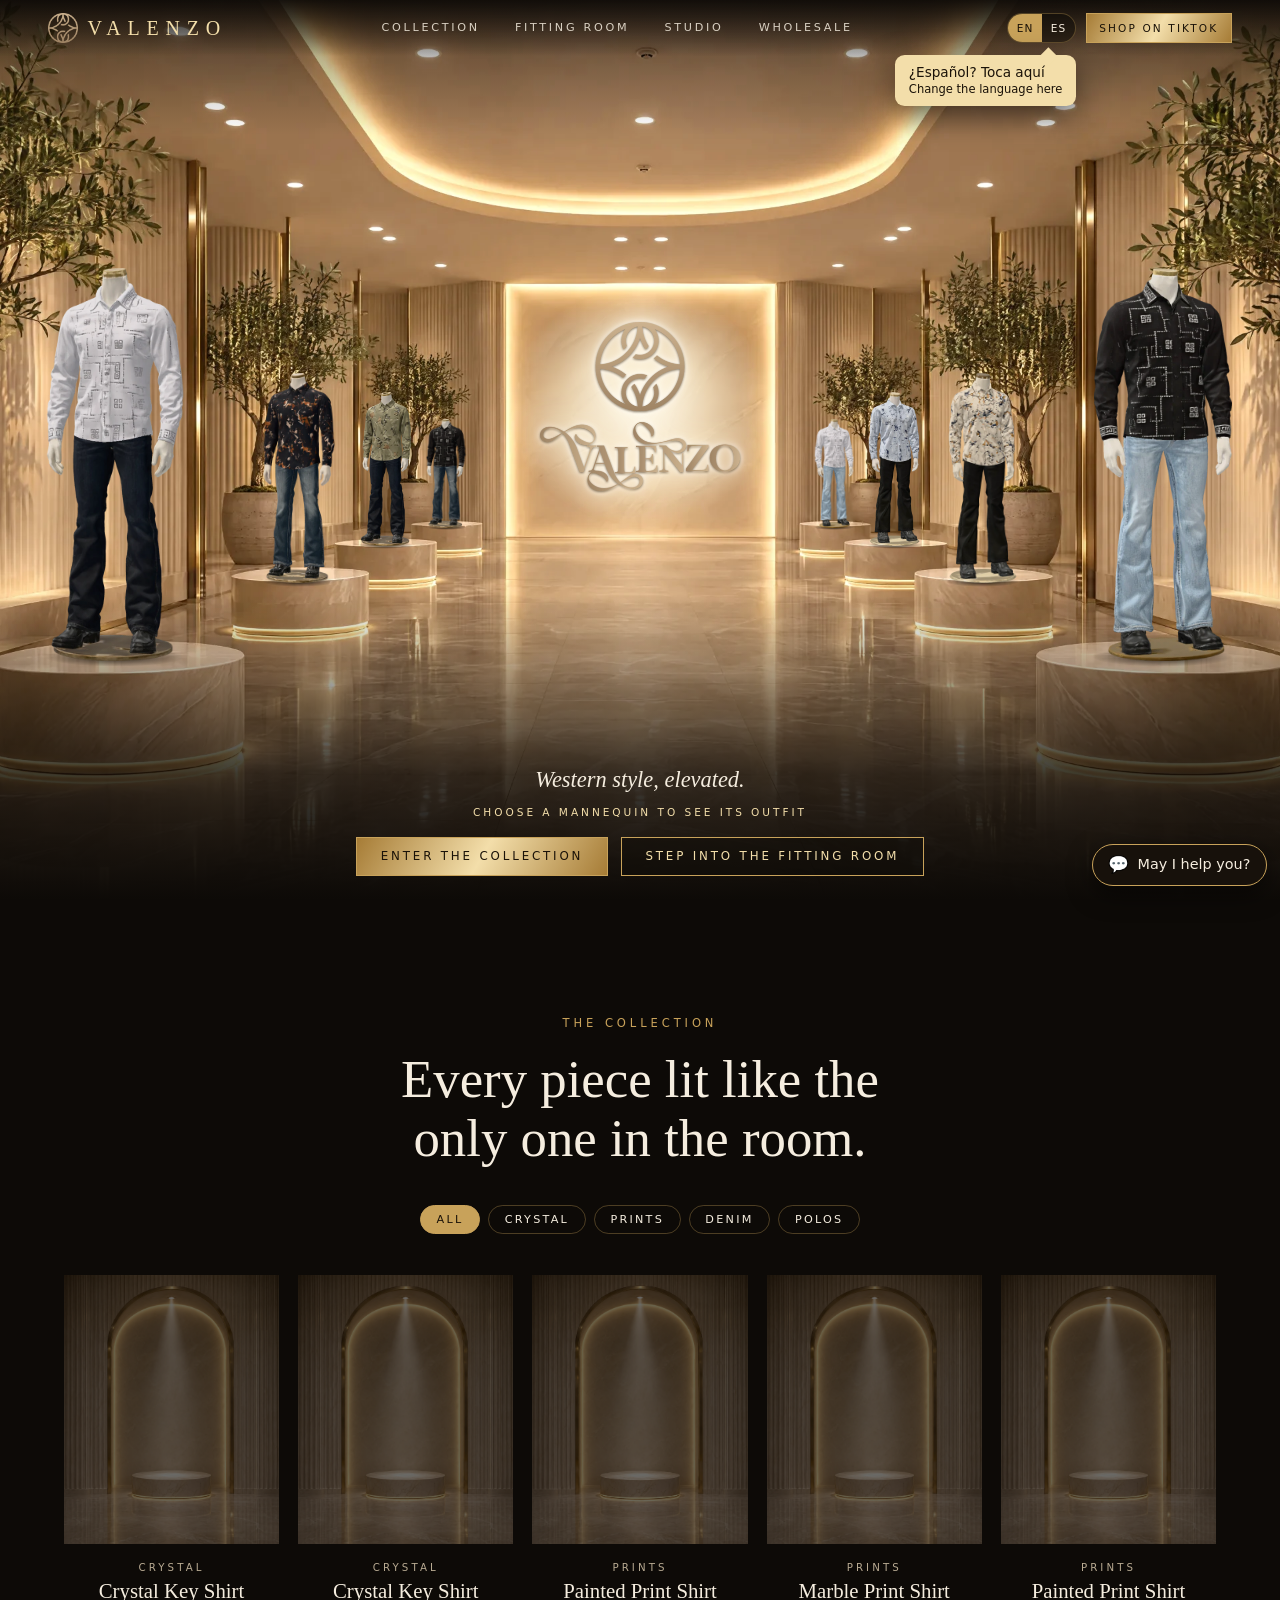
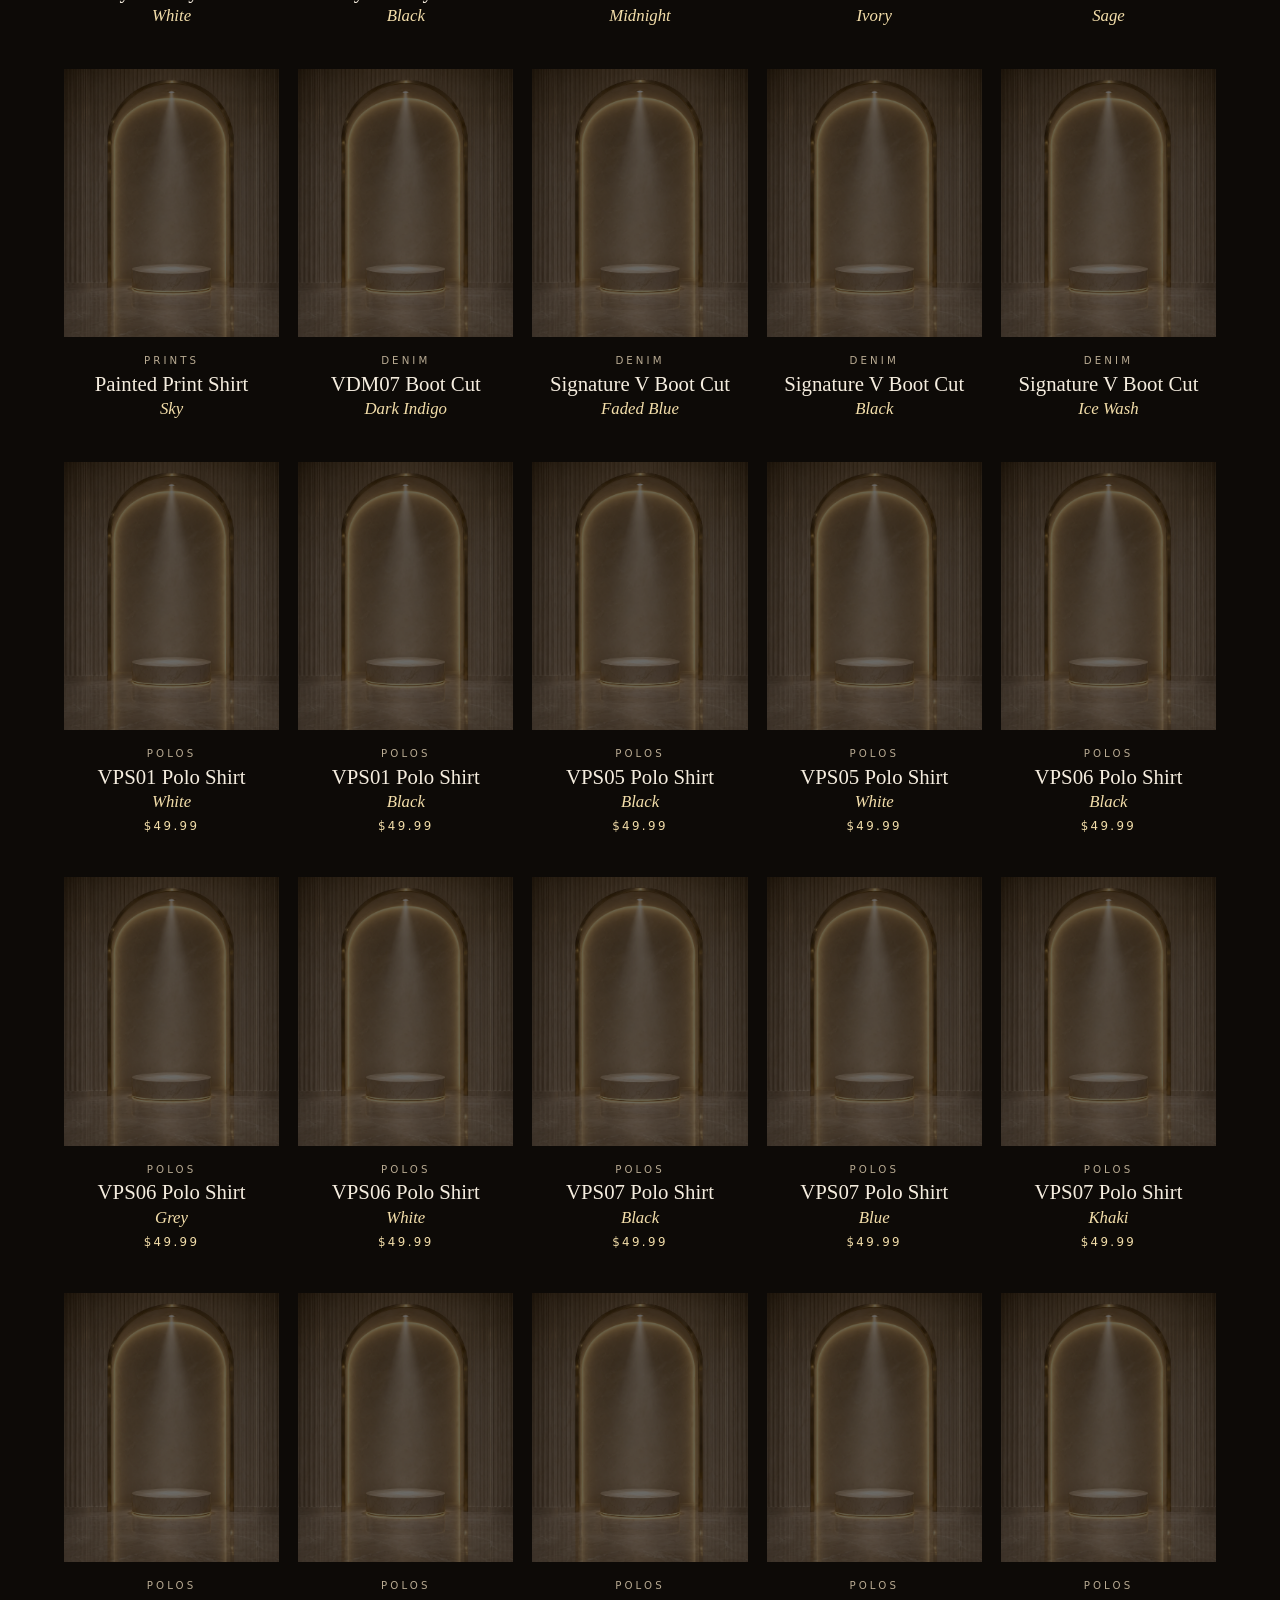
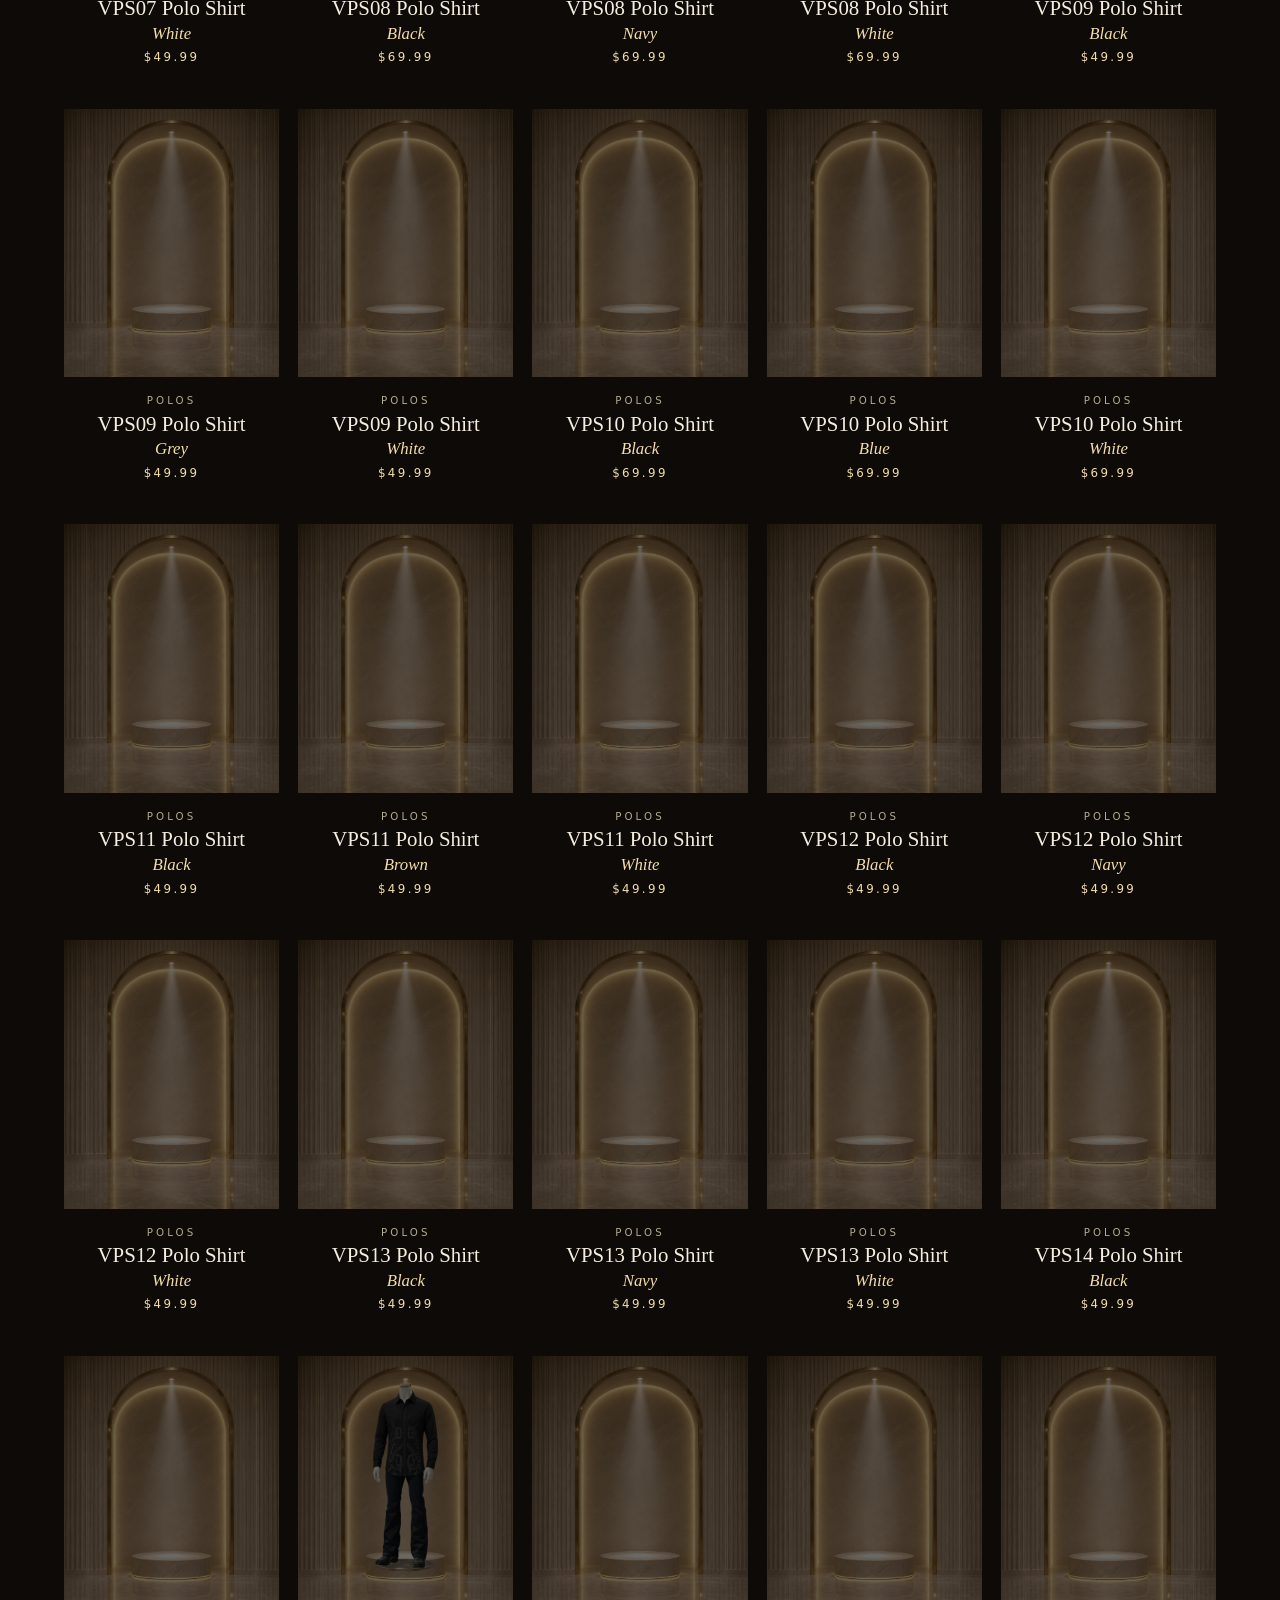
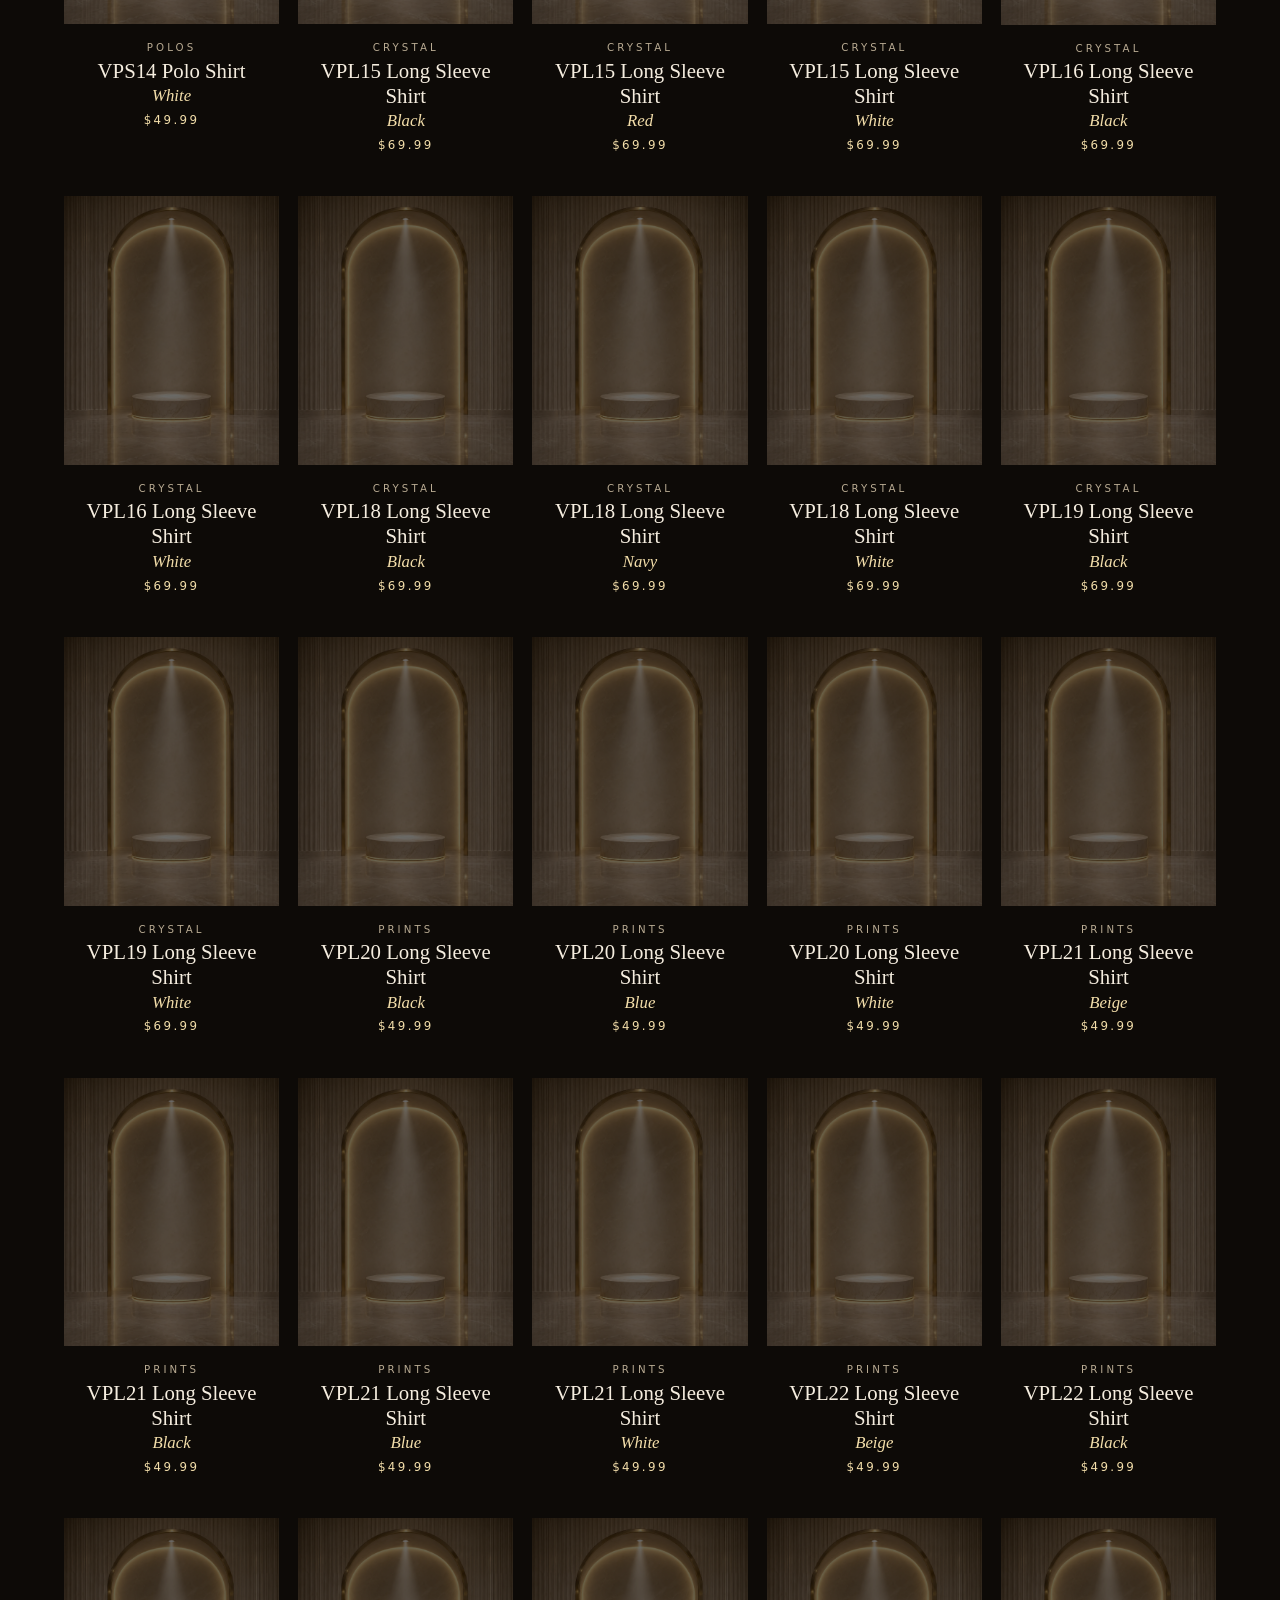
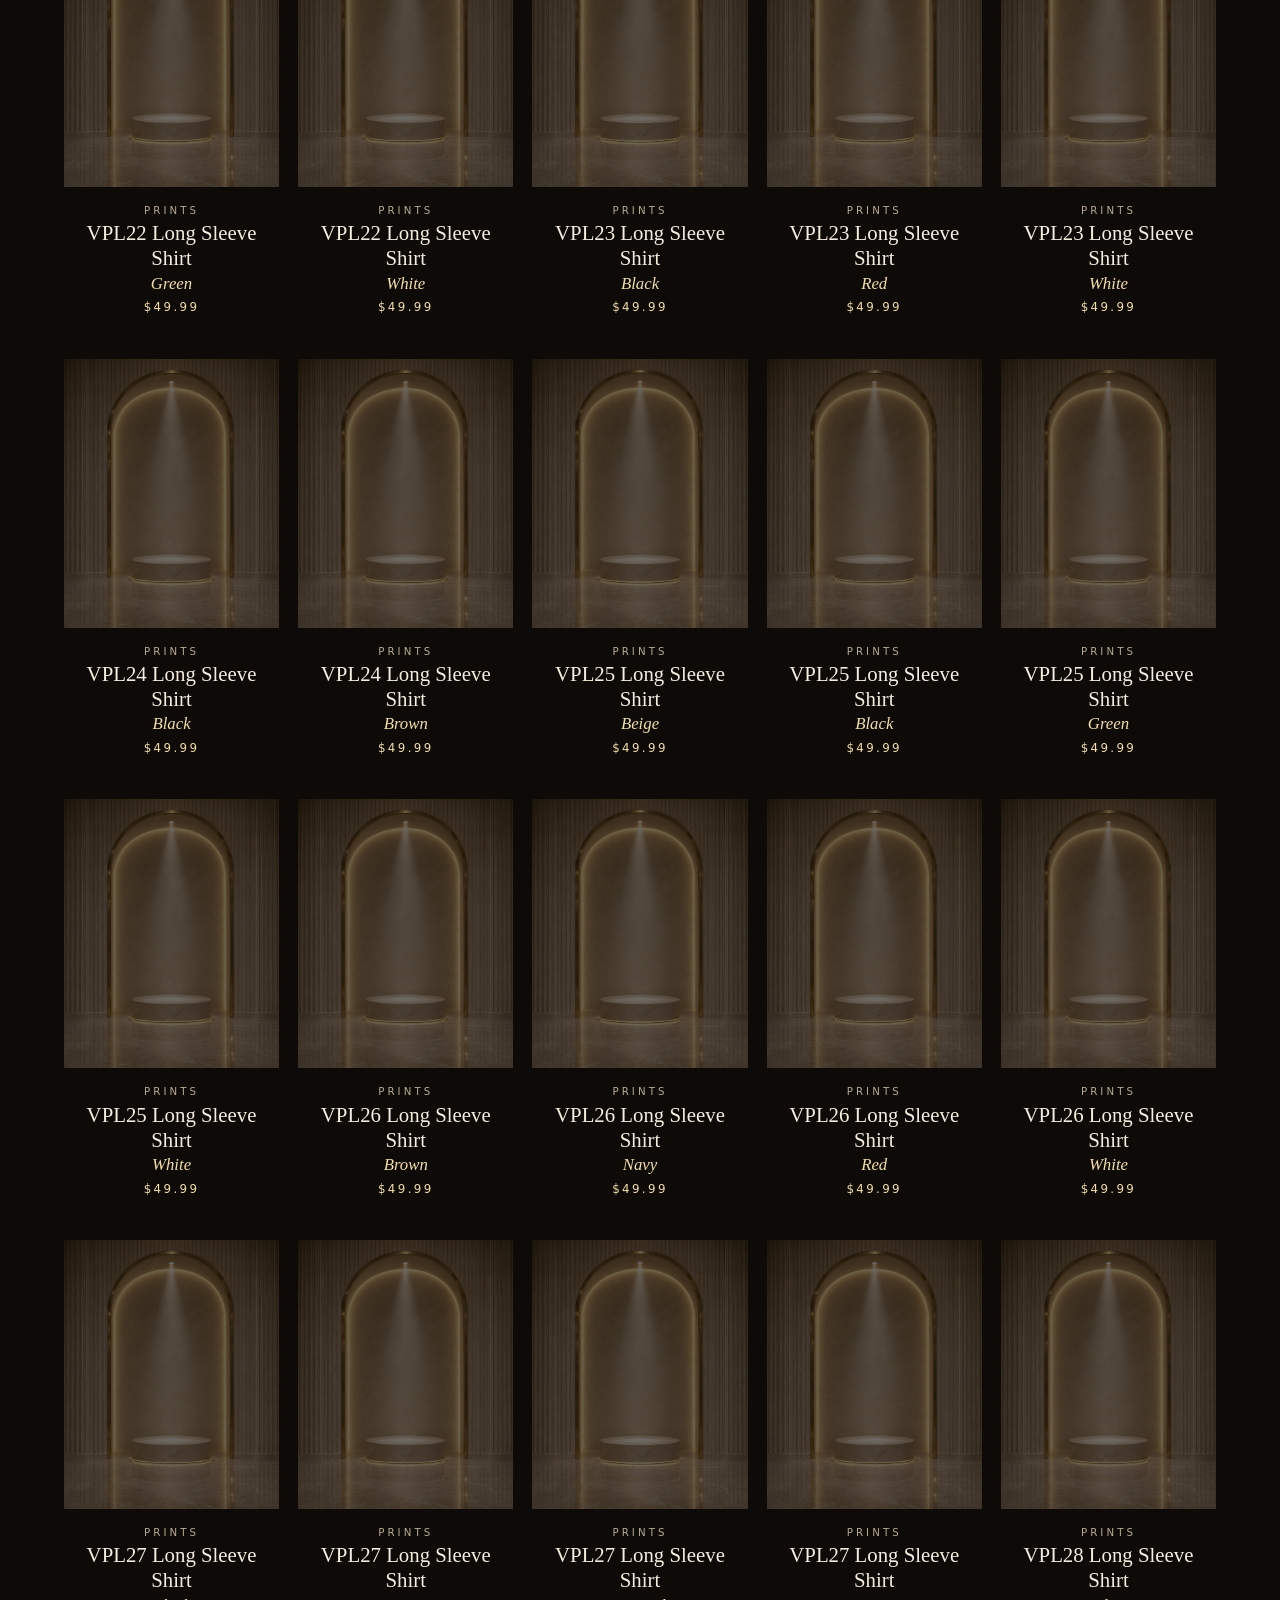
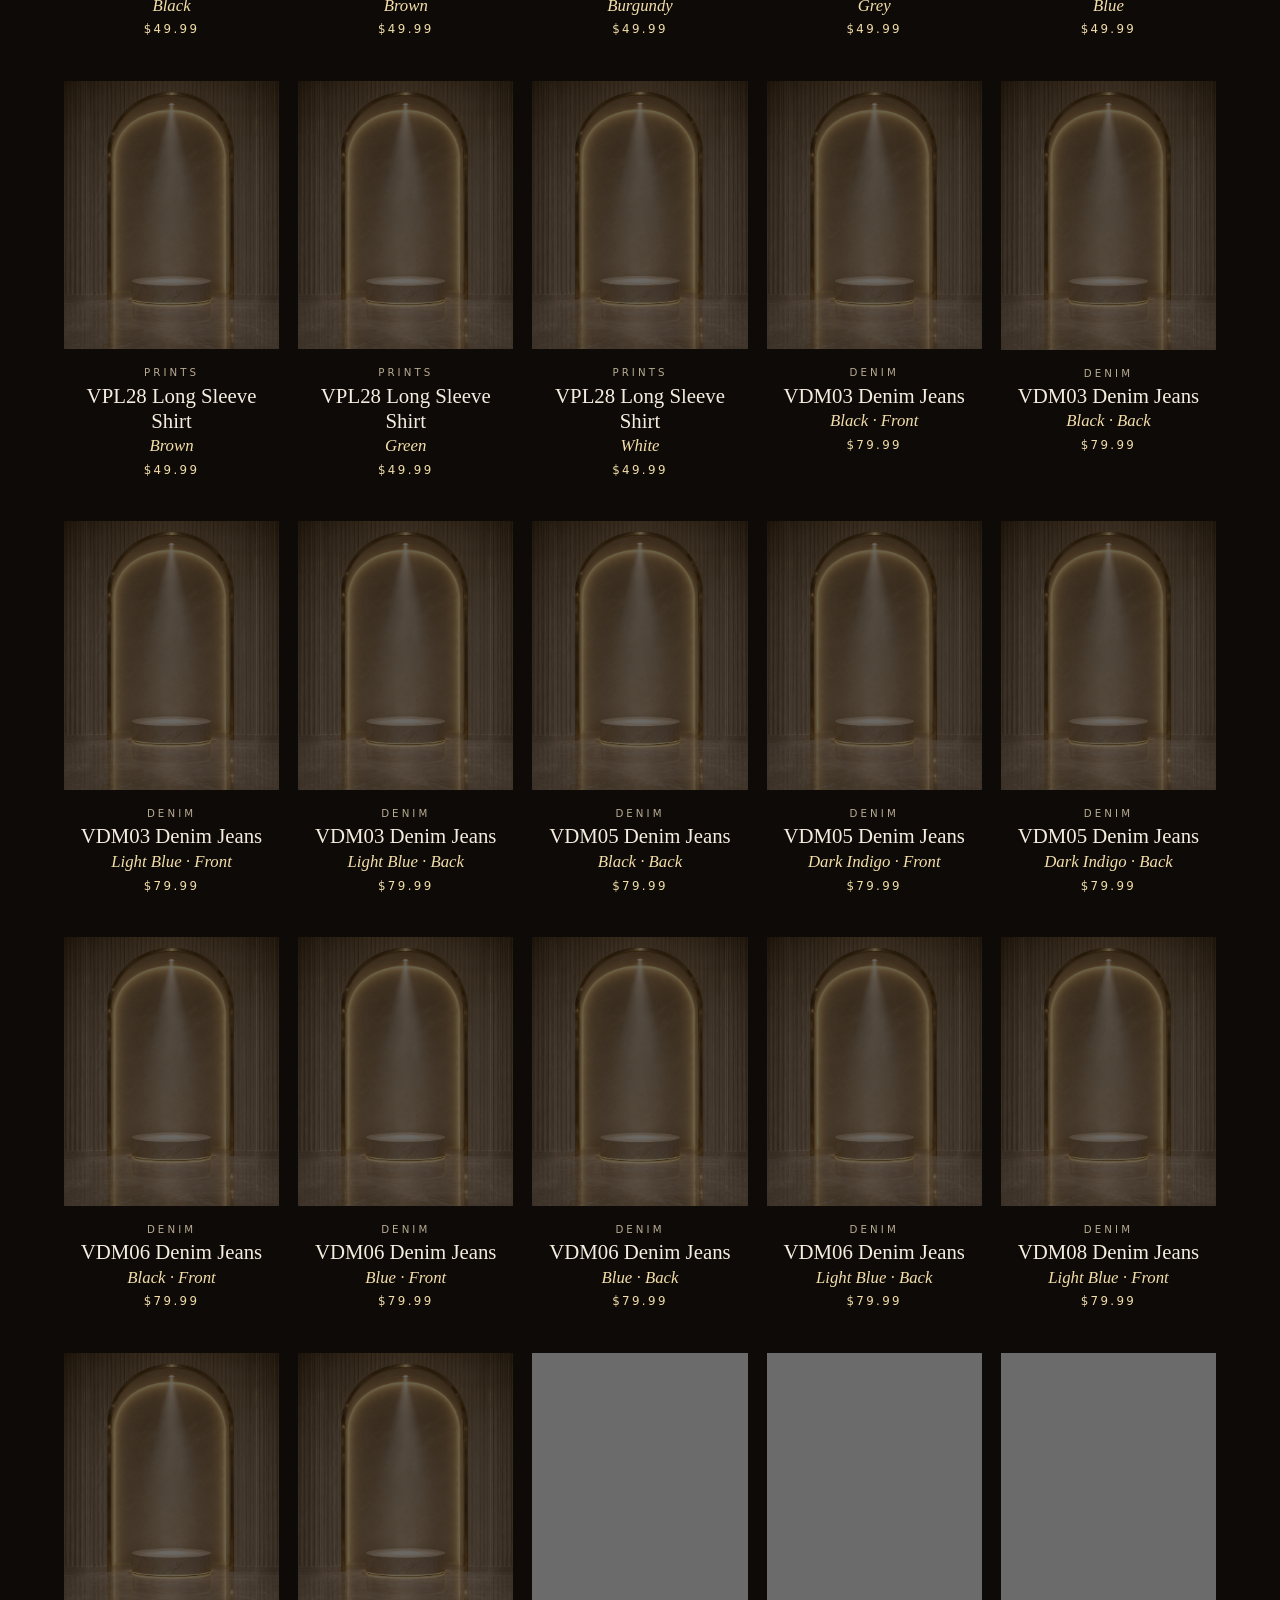
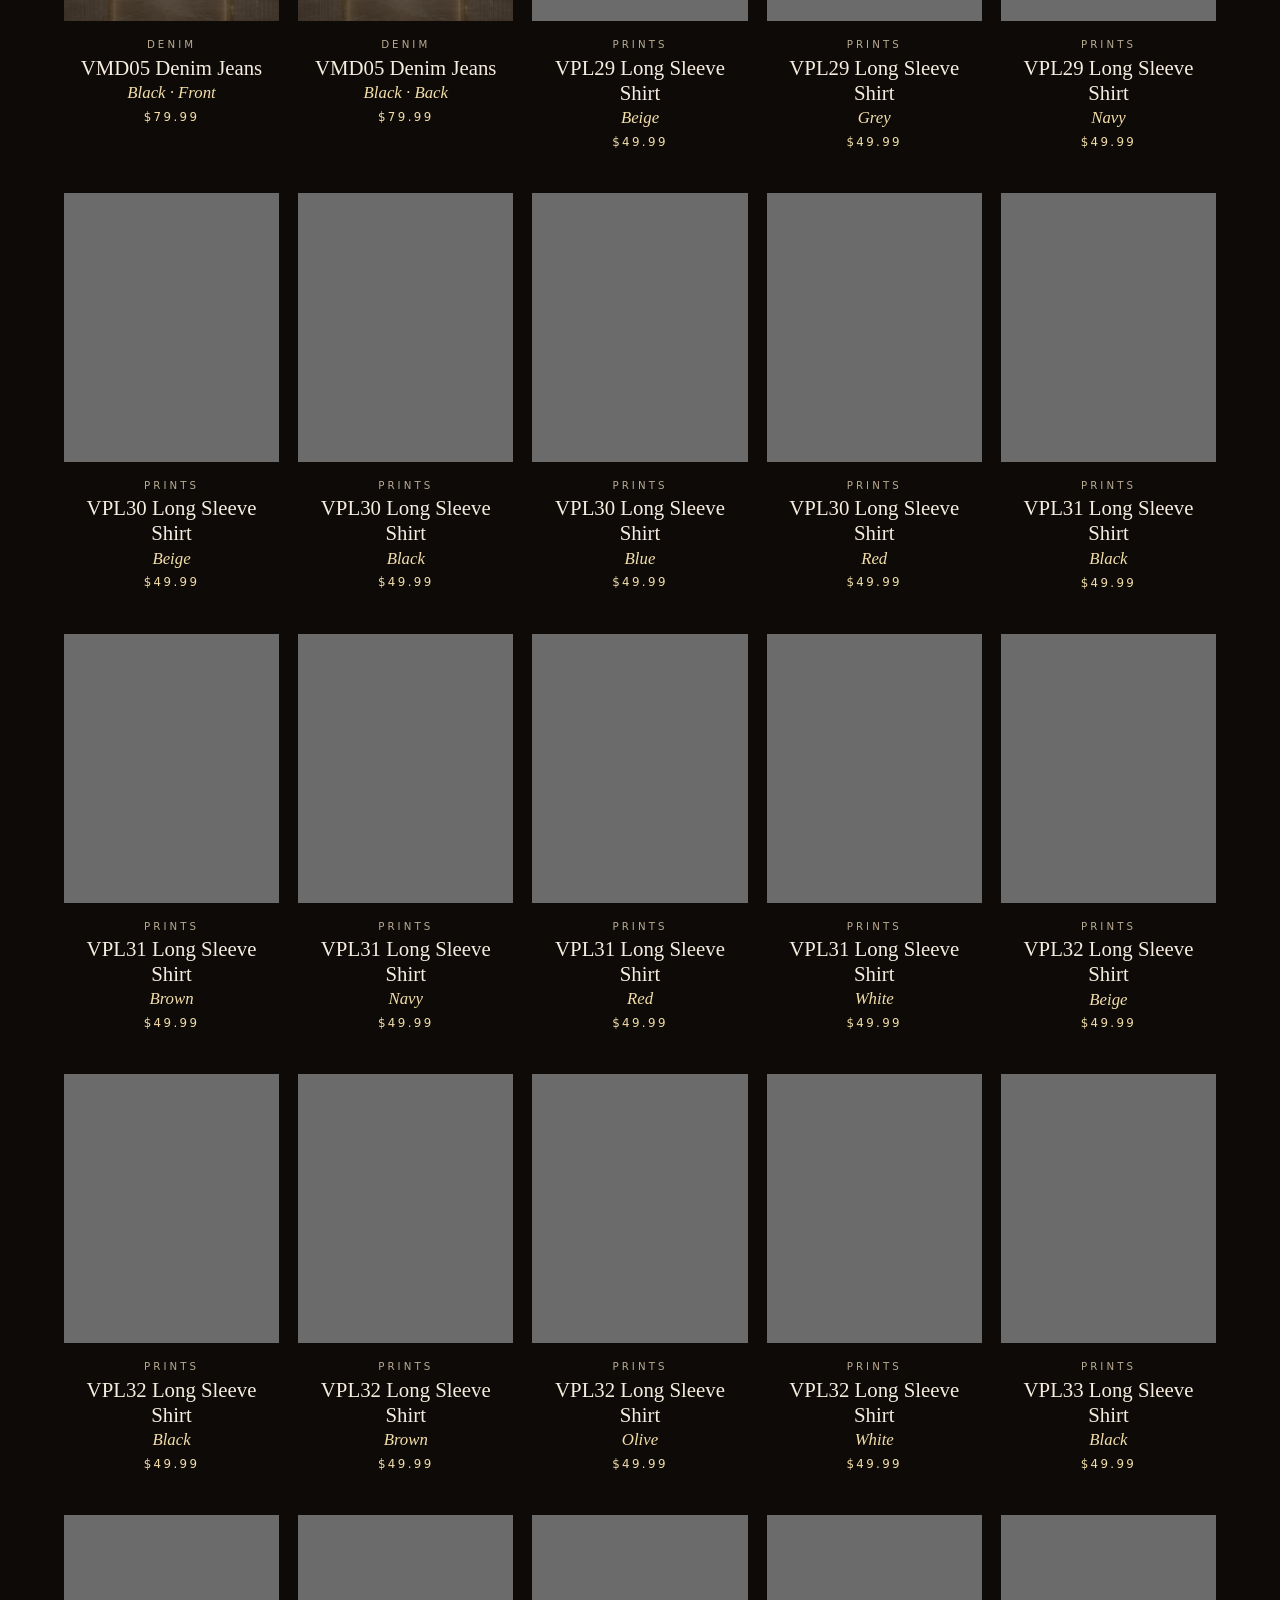
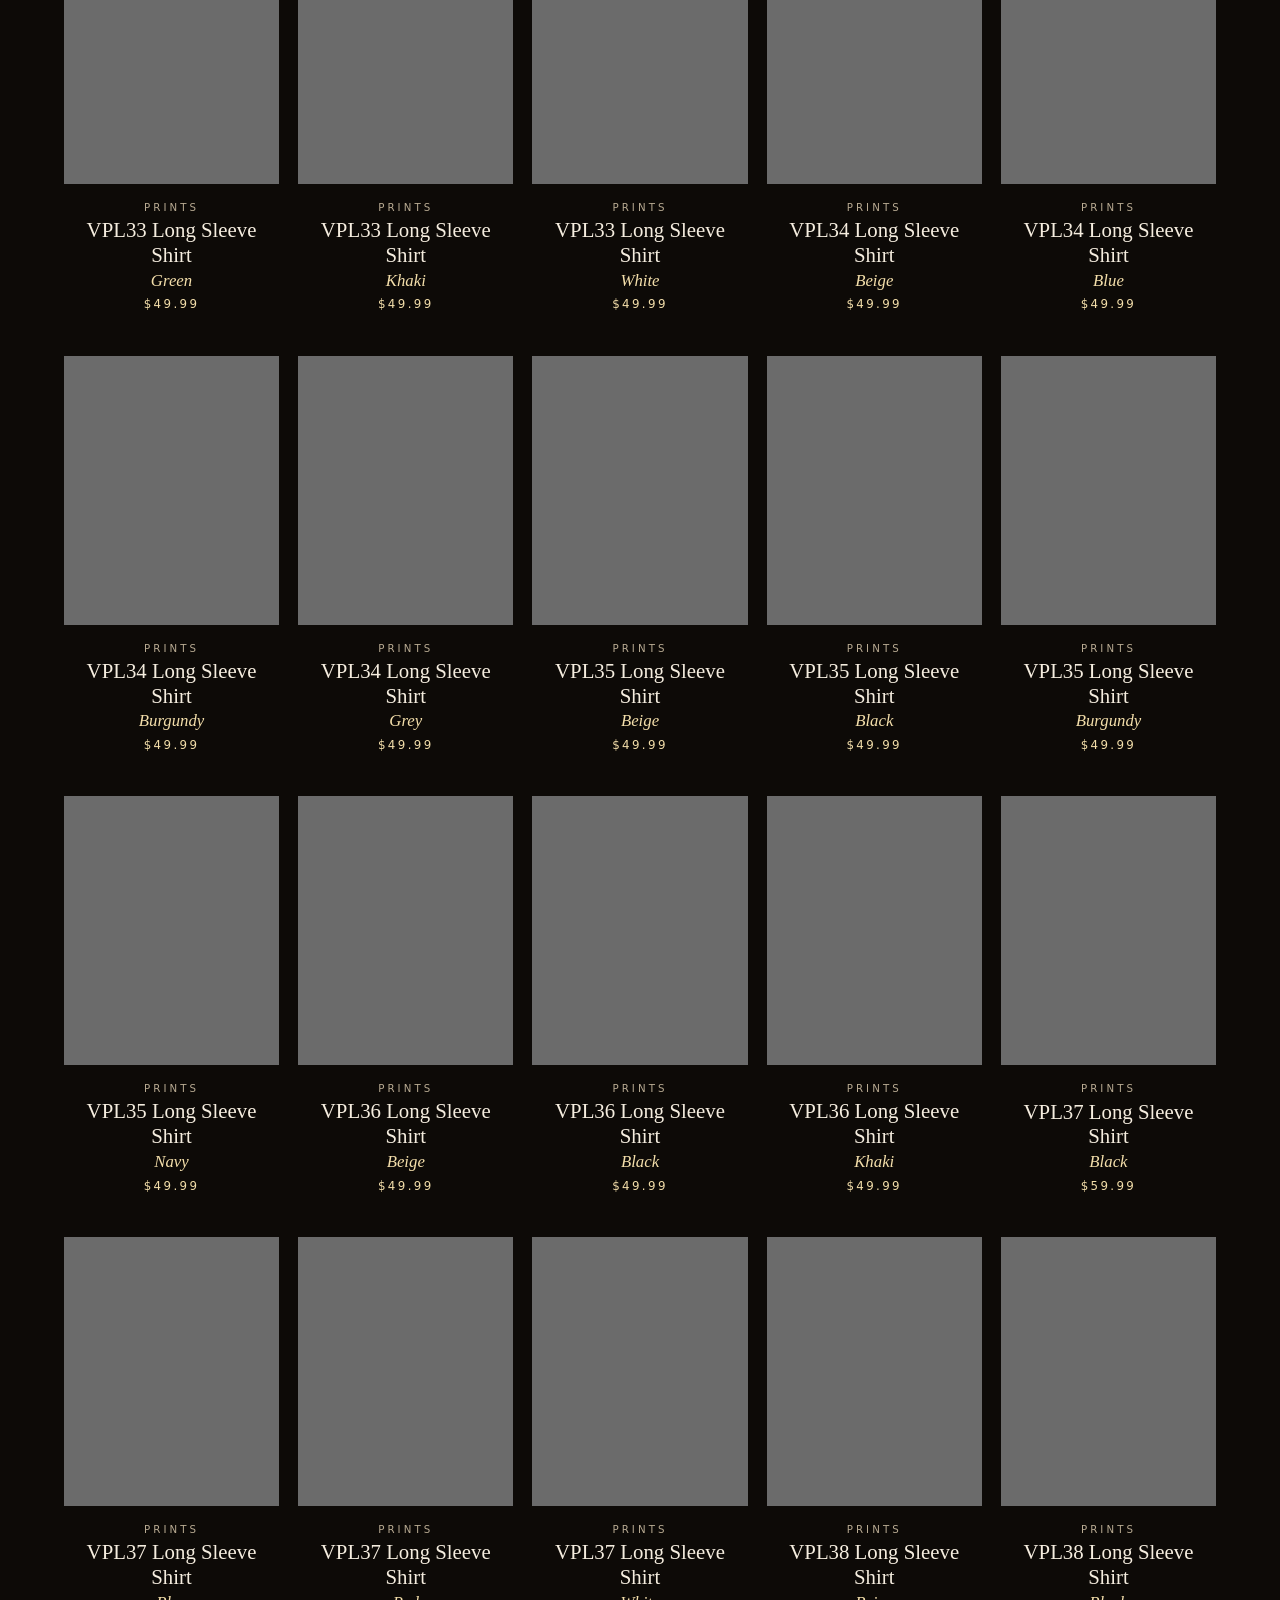
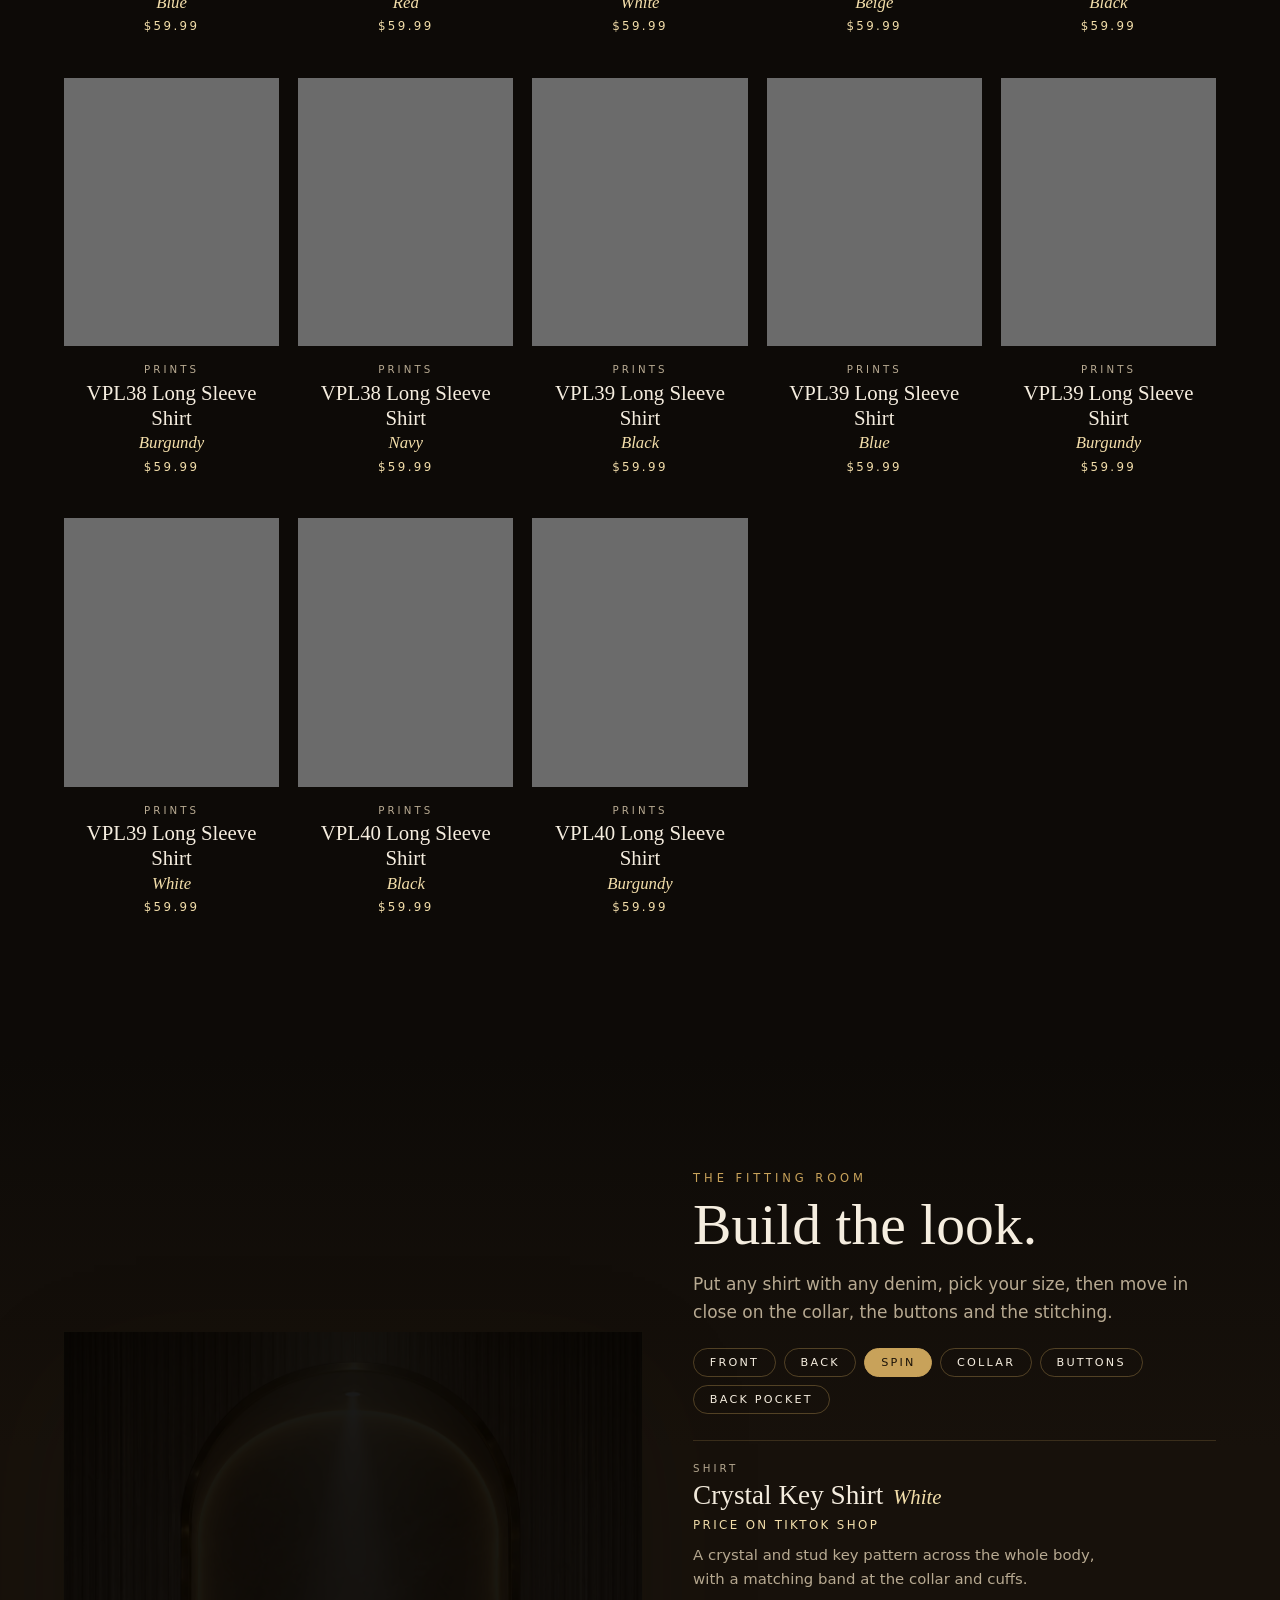
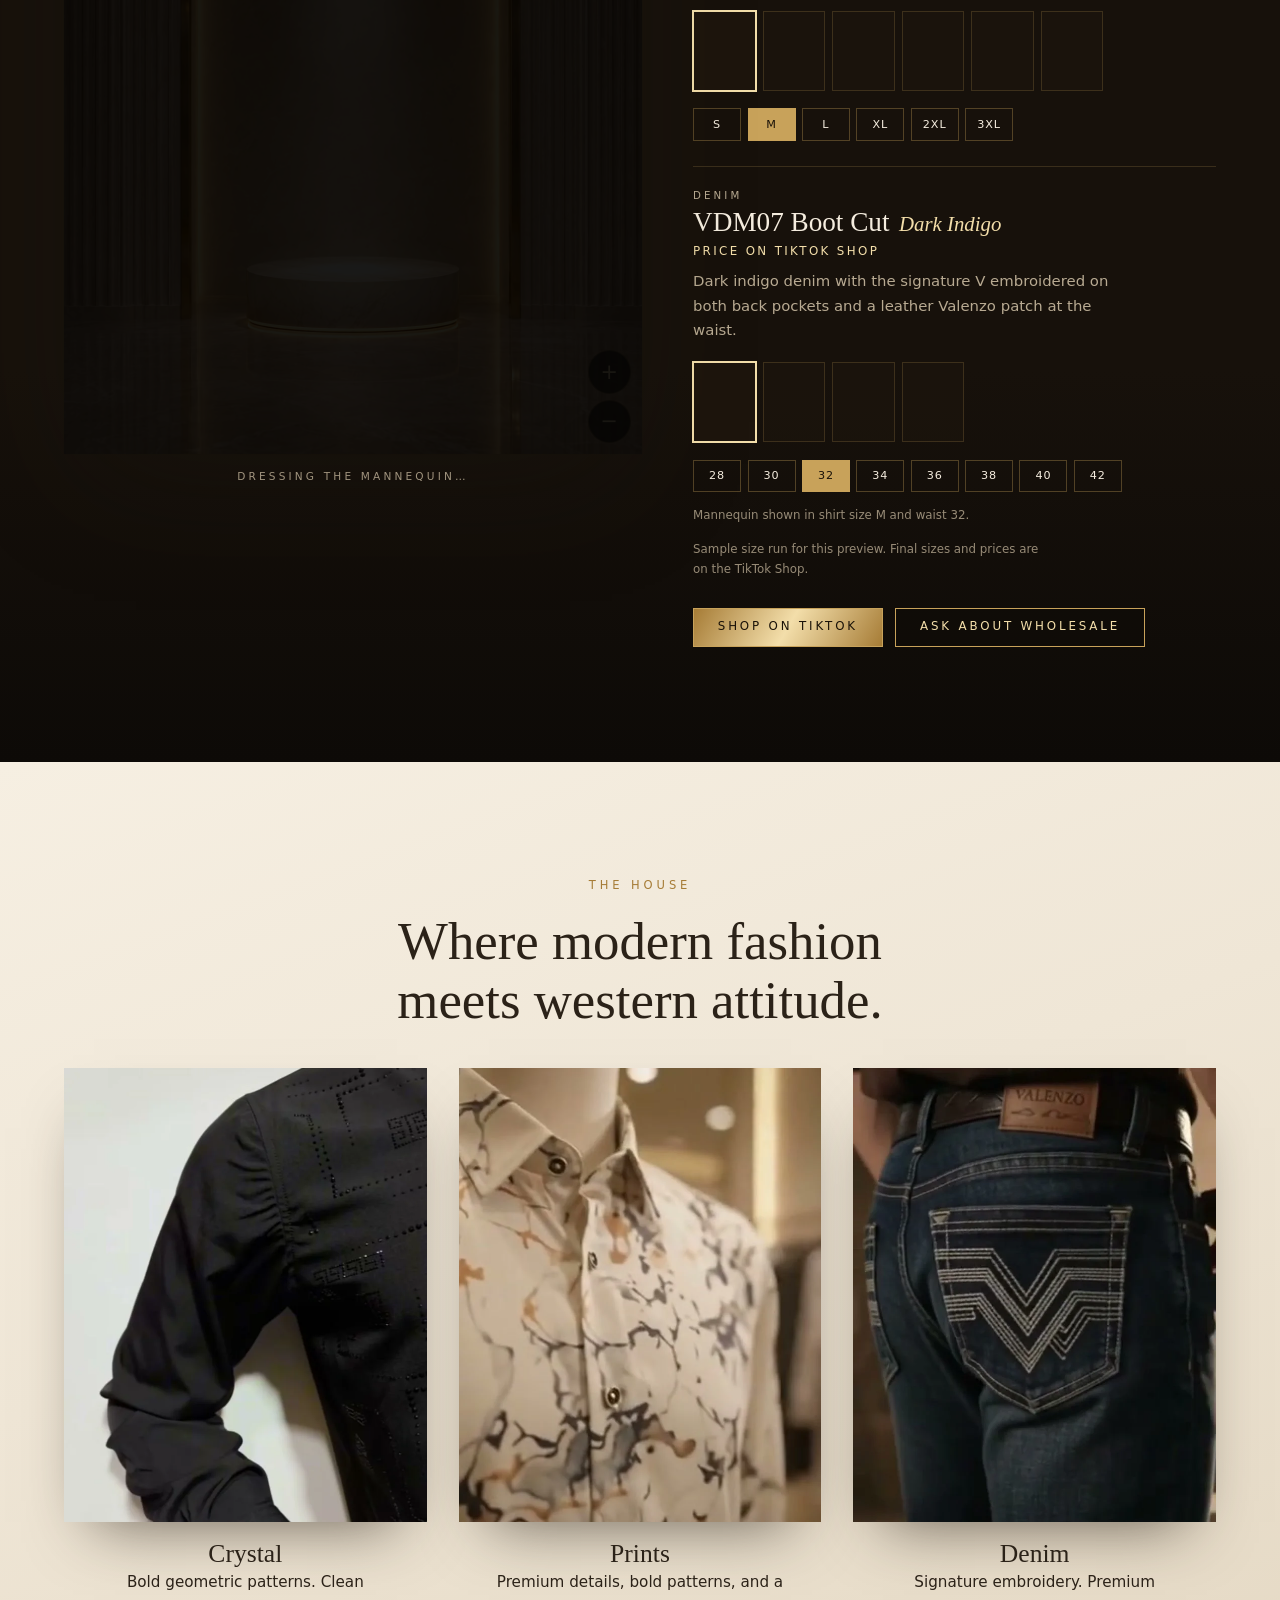
<file: index.html>
<!doctype html>
<html lang="en" data-theme="maison">
<head>
<meta charset="utf-8">
<meta http-equiv="Content-Security-Policy" content="default-src 'none'; script-src 'self'; style-src 'self' https://fonts.googleapis.com 'sha256-+RelOPL2W3Mu54WkKnIJjr3fInCKeIuPt8KlL3rKbyI='; font-src https://fonts.gstatic.com; img-src 'self' blob: data:; media-src 'self'; connect-src 'self' blob: data: https://shop.valenzoclothing.com; base-uri 'none'; form-action 'none'">
<script src="frame-guard.js"></script>
<meta name="viewport" content="width=device-width,initial-scale=1,viewport-fit=cover">
<title>Valenzo Studio · Los Angeles</title>
<meta name="description" content="Valenzo Studio, Los Angeles. Crystal shirts, painted prints, polos and signature boot cut denim. Dress the mannequin in 3D: any shirt with any denim.">
<link rel="canonical" href="https://valenzoclothing.com/">
<meta name="referrer" content="no-referrer">
<meta name="theme-color" content="#0d0a07">
<link rel="icon" href="img/icon.png" type="image/png">
<link rel="preconnect" href="https://fonts.googleapis.com">
<link rel="preconnect" href="https://fonts.gstatic.com" crossorigin>
<link rel="stylesheet" href="https://fonts.googleapis.com/css2?family=Cormorant+Garamond:wght@400;500;600&family=Jost:wght@300;400;500&display=swap">
<link rel="stylesheet" href="valenzo.css?v=12">
<script src="lang.js?v=5"></script>
<script src="valenzo.js?v=11"></script>
</head>
<body>

<div id="intro">
  <video id="doors" src="vid/doors.mp4?v=2" poster="vid/doors.jpg?v=2" muted playsinline preload="none" aria-hidden="true"></video>
  <button id="skip" type="button">Skip intro</button>
</div>

<nav class="bar" aria-label="Site">
  <a class="brand" href="#top" aria-label="Valenzo"><img class="emblem" src="img/emblem.webp" alt="" width="192" height="192"><span>Valenzo</span></a>
  <span class="links">
    <a href="#collection">Collection</a>
    <a href="#fitting-room">Fitting Room</a>
    <a href="#studio">Studio</a>
    <a href="#wholesale">Wholesale</a>
  </span>
  <span class="bar-end">
    <span class="langbox">
      <button class="lang" id="lang" type="button" aria-label="Cambiar a español"><span>EN</span><span>ES</span></button>
      <button class="tip" id="lang-tip" type="button" lang="es" hidden>¿Español? Toca aquí<small lang="en">Change the language here</small></button>
    </span>
    <a class="btn gold small" href="https://www.tiktok.com/@valenzostudio" target="_blank" rel="noopener noreferrer">Shop on TikTok</a>
  </span>
</nav>

<header class="hero" id="top">
  <div class="floor" id="floor"><div class="hall" id="hall">
    <div class="sign" aria-hidden="true"><img src="img/logo.webp" alt="" width="800" height="675"></div>
  </div></div>
  <div class="hero-in">
    <h1>Valenzo Studio</h1>
    <div>
      <p class="lede">Western style, elevated.</p>
      <p class="hint"><span class="pick">Choose a mannequin to see its outfit</span><span class="walk">Swipe to walk the floor &middot; tap a mannequin to see its outfit</span></p>
      <p class="actions">
        <a class="btn gold" href="#collection">Enter the collection</a>
        <a class="btn line" href="#fitting-room">Step into the fitting room</a>
      </p>
    </div>
  </div>
</header>

<main>
<section id="collection" class="night">
  <p class="kicker">The Collection</p>
  <h2>Every piece lit like the only one in the room.</h2>
  <div id="cats" role="group" aria-label="Filter the collection"></div>
  <ul id="grid"></ul>
  <noscript><p class="note">Turn on JavaScript to walk the collection in 3D.</p></noscript>
</section>

<section id="fitting-room" class="night deep">
  <div class="stage dark" id="stage">
    <div class="niche">
      <span class="beam" aria-hidden="true"></span>
      <canvas id="fit" role="img" aria-label="3D mannequin"></canvas>
      <div class="zoom">
        <button type="button" id="z-in" aria-label="Zoom in">+</button>
        <button type="button" id="z-out" aria-label="Zoom out">&minus;</button>
      </div>
    </div>
    <p class="drag" id="fit-note" role="status">Dressing the mannequin&hellip;</p>
  </div>
  <div class="panel">
    <p class="kicker">The Fitting Room</p>
    <h2>Build the look.</h2>
    <p class="desc">Put any shirt with any denim, pick your size, then move in close on the collar, the buttons and the stitching.</p>
    <div class="views" role="group" aria-label="View">
      <button type="button" data-view="front">Front</button>
      <button type="button" data-view="back">Back</button>
      <button type="button" id="v-spin" aria-pressed="true">Spin</button>
      <button type="button" data-view="collar">Collar</button>
      <button type="button" data-view="buttons">Buttons</button>
      <button type="button" data-view="pocket">Back pocket</button>
    </div>
    <div id="pieces"></div>
    <p class="total" id="p-total" aria-live="polite"></p>
    <p class="fine" id="p-fit" aria-live="polite"></p>
    <p class="fine">Sample size run for this preview. Final sizes and prices are on the TikTok Shop.</p>
    <p class="actions">
      <a class="btn gold" href="https://www.tiktok.com/@valenzostudio" target="_blank" rel="noopener noreferrer">Shop on TikTok</a>
      <a class="btn line" href="https://wa.me/13238473181" target="_blank" rel="noopener noreferrer">Ask about wholesale</a>
    </p>
    <noscript><p class="note">Turn on JavaScript to dress the mannequin.</p></noscript>
  </div>
</section>

<section id="studio" class="marble">
  <p class="kicker">The House</p>
  <h2>Where modern fashion meets western attitude.</h2>
  <div class="trio">
    <figure><img src="img/detail-crystal.webp" alt="Close view of the crystal key pattern on a black Valenzo shirt" loading="lazy" width="720" height="900"><figcaption><b>Crystal</b>Bold geometric patterns. Clean details. A statement look in every color.</figcaption></figure>
    <figure><img src="img/detail-print.webp" alt="Close view of the ivory marble print shirt" loading="lazy" width="720" height="900"><figcaption><b>Prints</b>Premium details, bold patterns, and a fit made to stand out.</figcaption></figure>
    <figure><img src="img/detail-denim.webp" alt="Close view of the V embroidery on Valenzo boot cut jeans" loading="lazy" width="720" height="900"><figcaption><b>Denim</b>Signature embroidery. Premium denim. Made to stand out from every angle.</figcaption></figure>
  </div>
</section>

<section id="reels" class="night">
  <p class="kicker">From the Studio</p>
  <h2>Straight from @valenzostudio.</h2>
  <div class="reels">
    <video src="vid/crystal.mp4" muted loop playsinline preload="none" poster="vid/crystal.jpg" aria-label="Valenzo Studio video: crystal shirts"></video>
    <video src="vid/vdm07.mp4" muted loop playsinline preload="none" poster="vid/vdm07.jpg" aria-label="Valenzo Studio video: VDM07 jeans"></video>
    <video src="vid/showroom.mp4" muted loop playsinline preload="none" poster="vid/showroom.jpg" aria-label="Valenzo Studio video: print shirts"></video>
    <video src="vid/bootcut.mp4" muted loop playsinline preload="none" poster="vid/bootcut.jpg" aria-label="Valenzo Studio video: boot cut jeans"></video>
  </div>
</section>

<section id="wholesale" class="night deep">
  <div class="plaque">
    <img class="emblem" src="img/emblem.webp" alt="" width="192" height="192">
    <p class="kicker">Wholesale &amp; Retail</p>
    <h2>Los Angeles, California</h2>
    <p>Stocking a store, or just want one piece? Message the studio directly.</p>
    <p class="actions">
      <a class="btn gold" href="https://wa.me/13238473181" target="_blank" rel="noopener noreferrer">WhatsApp (323) 847-3181</a>
      <a class="btn line" href="https://www.tiktok.com/@valenzostudio" target="_blank" rel="noopener noreferrer">TikTok Shop</a>
    </p>
  </div>
</section>
</main>

<footer class="foot">
  <p>&copy; Valenzo Studio &middot; Los Angeles, CA</p>
  <p class="fine">Preview site. Garments are shown as digital renderings made from Valenzo Studio's own videos and photos.</p>
</footer>
<script src="cart.js?v=2" defer></script>
<script src="faqbot.js?v=1" defer></script>
<script src="poweredby.js?v=20261013a" defer></script>
</body>
</html>
</file>
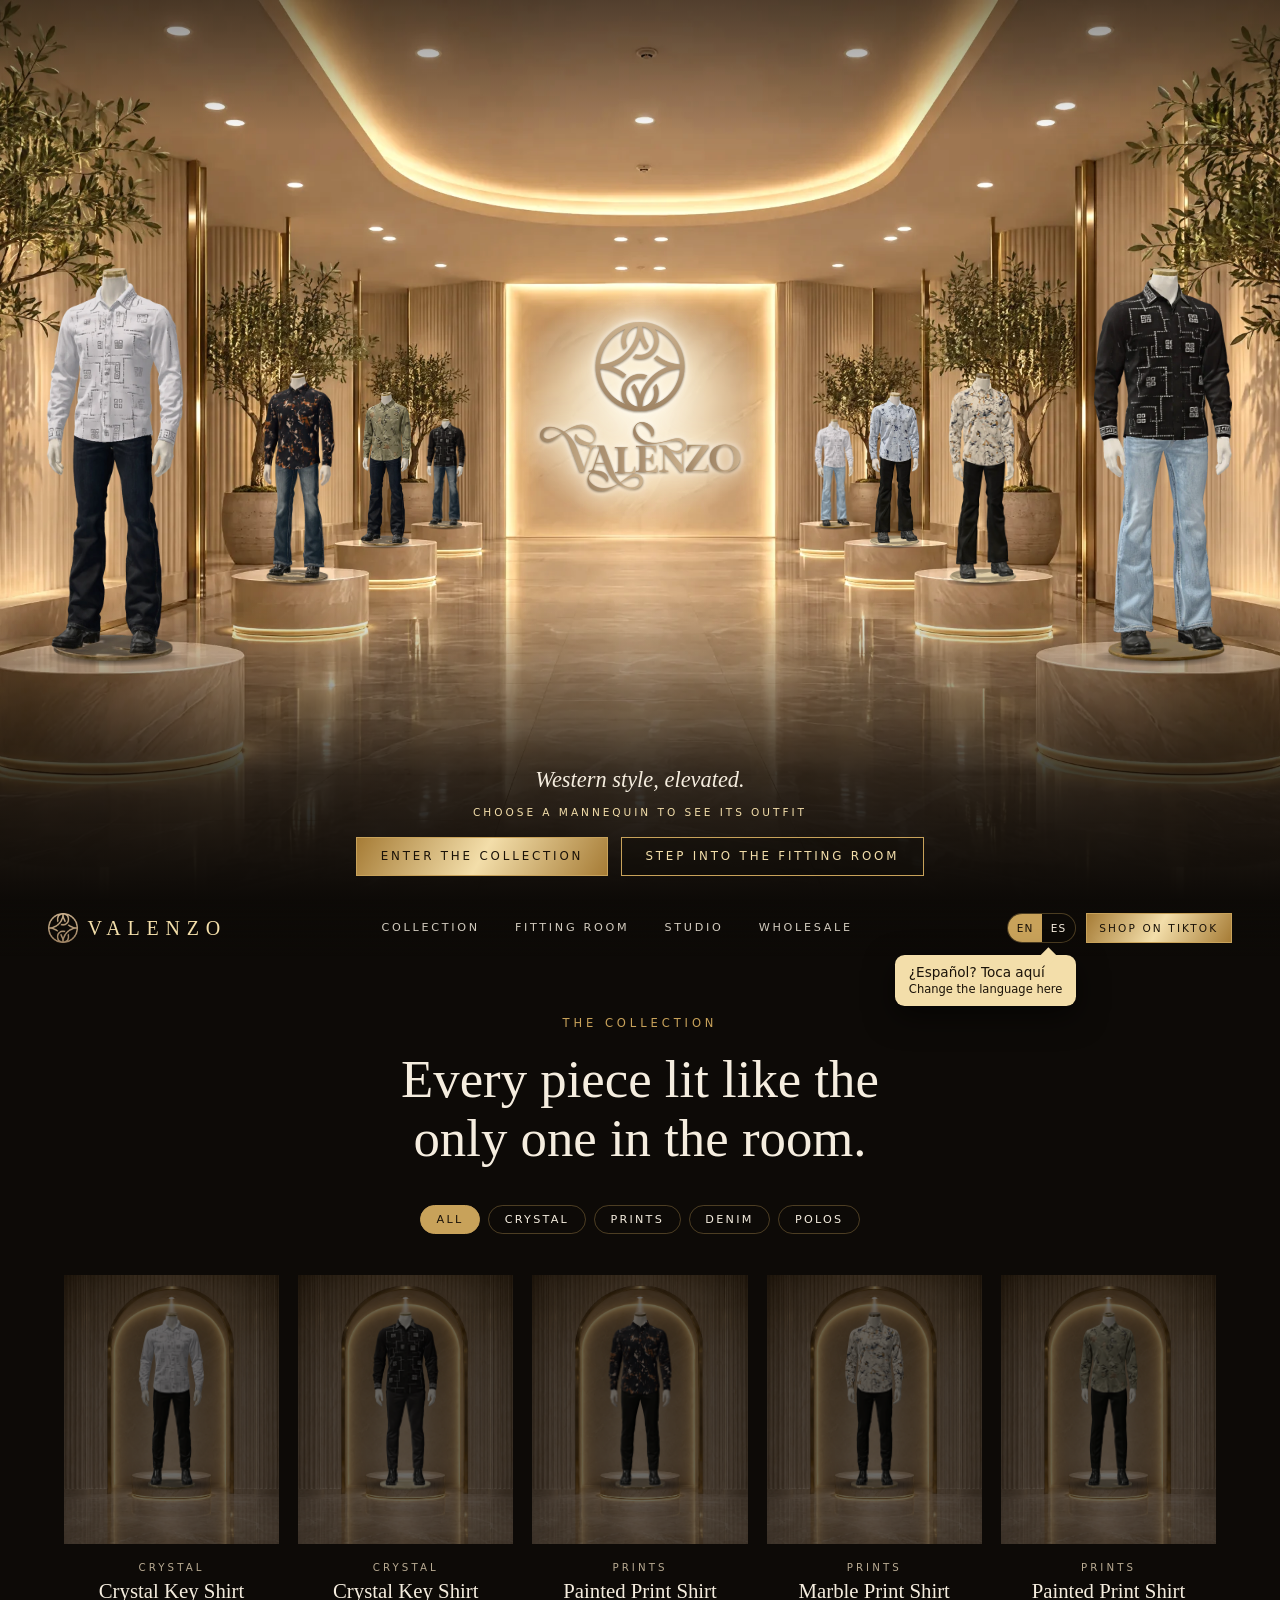
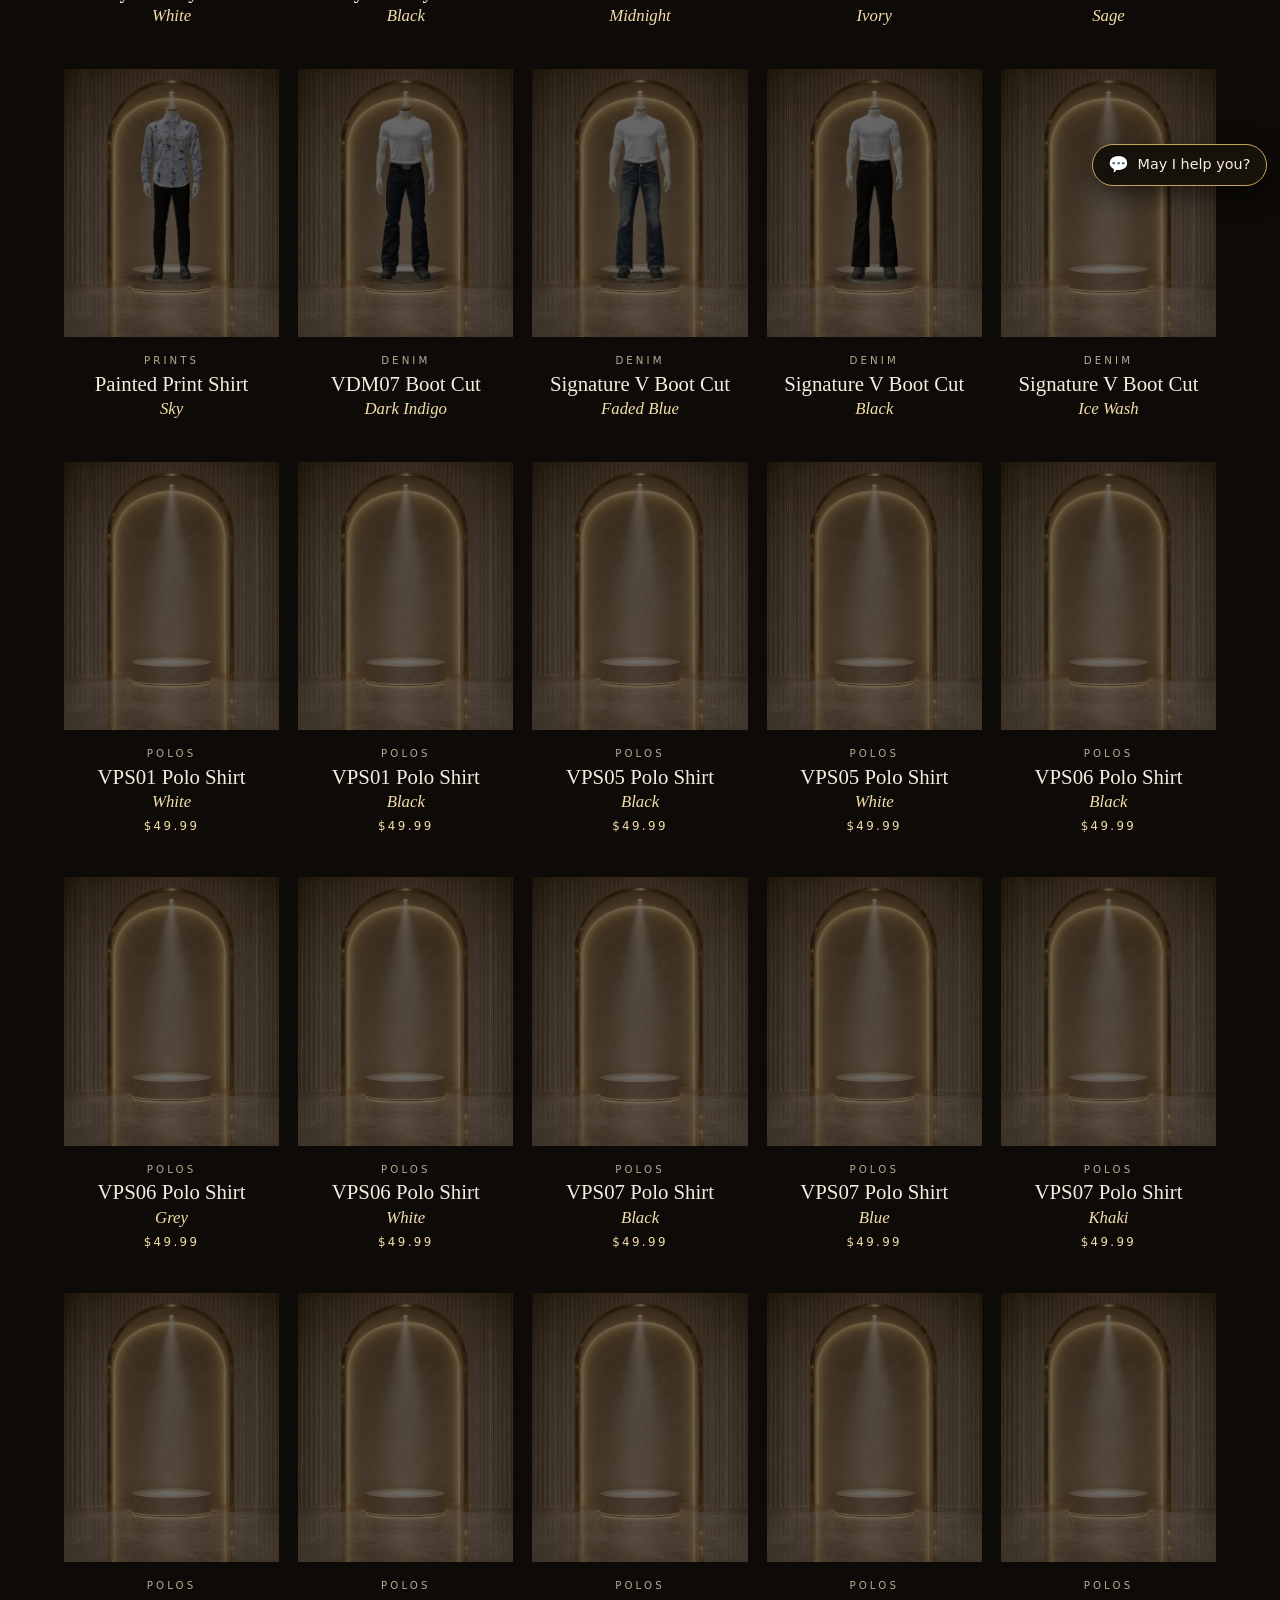
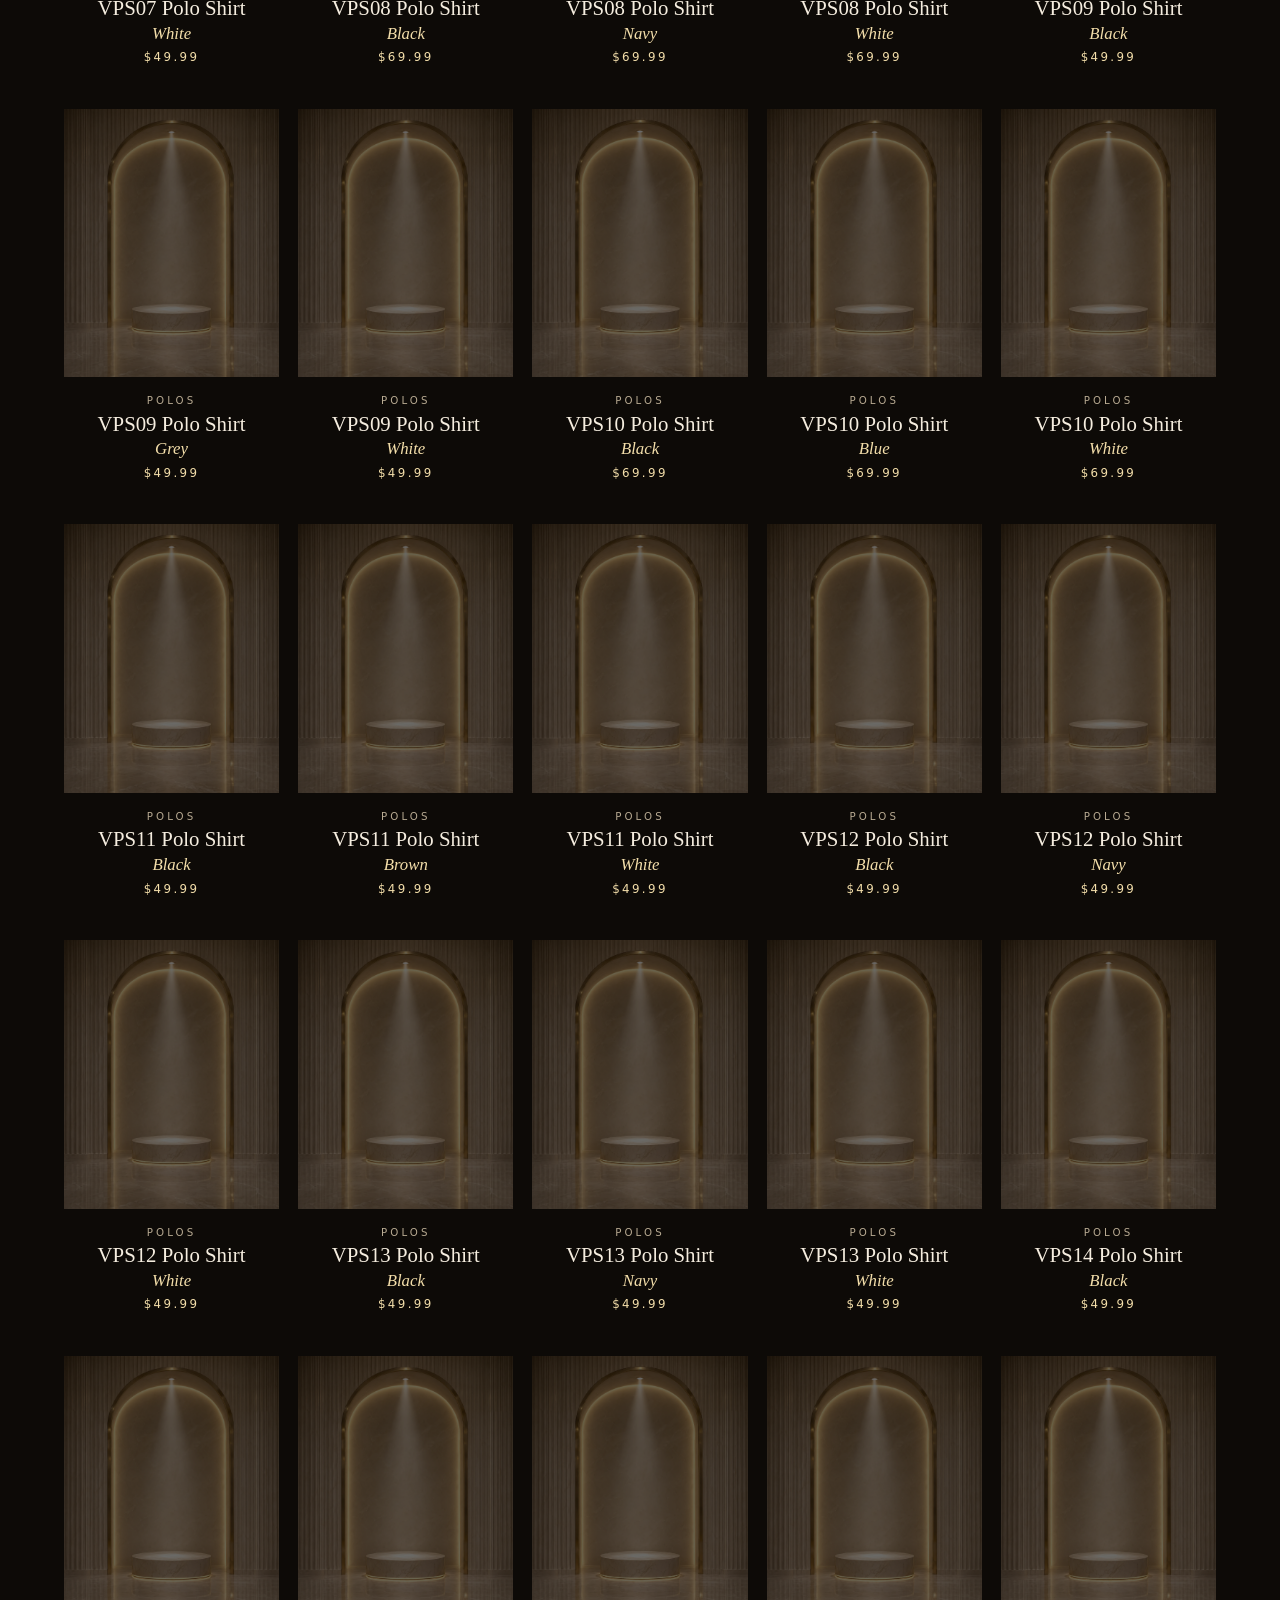
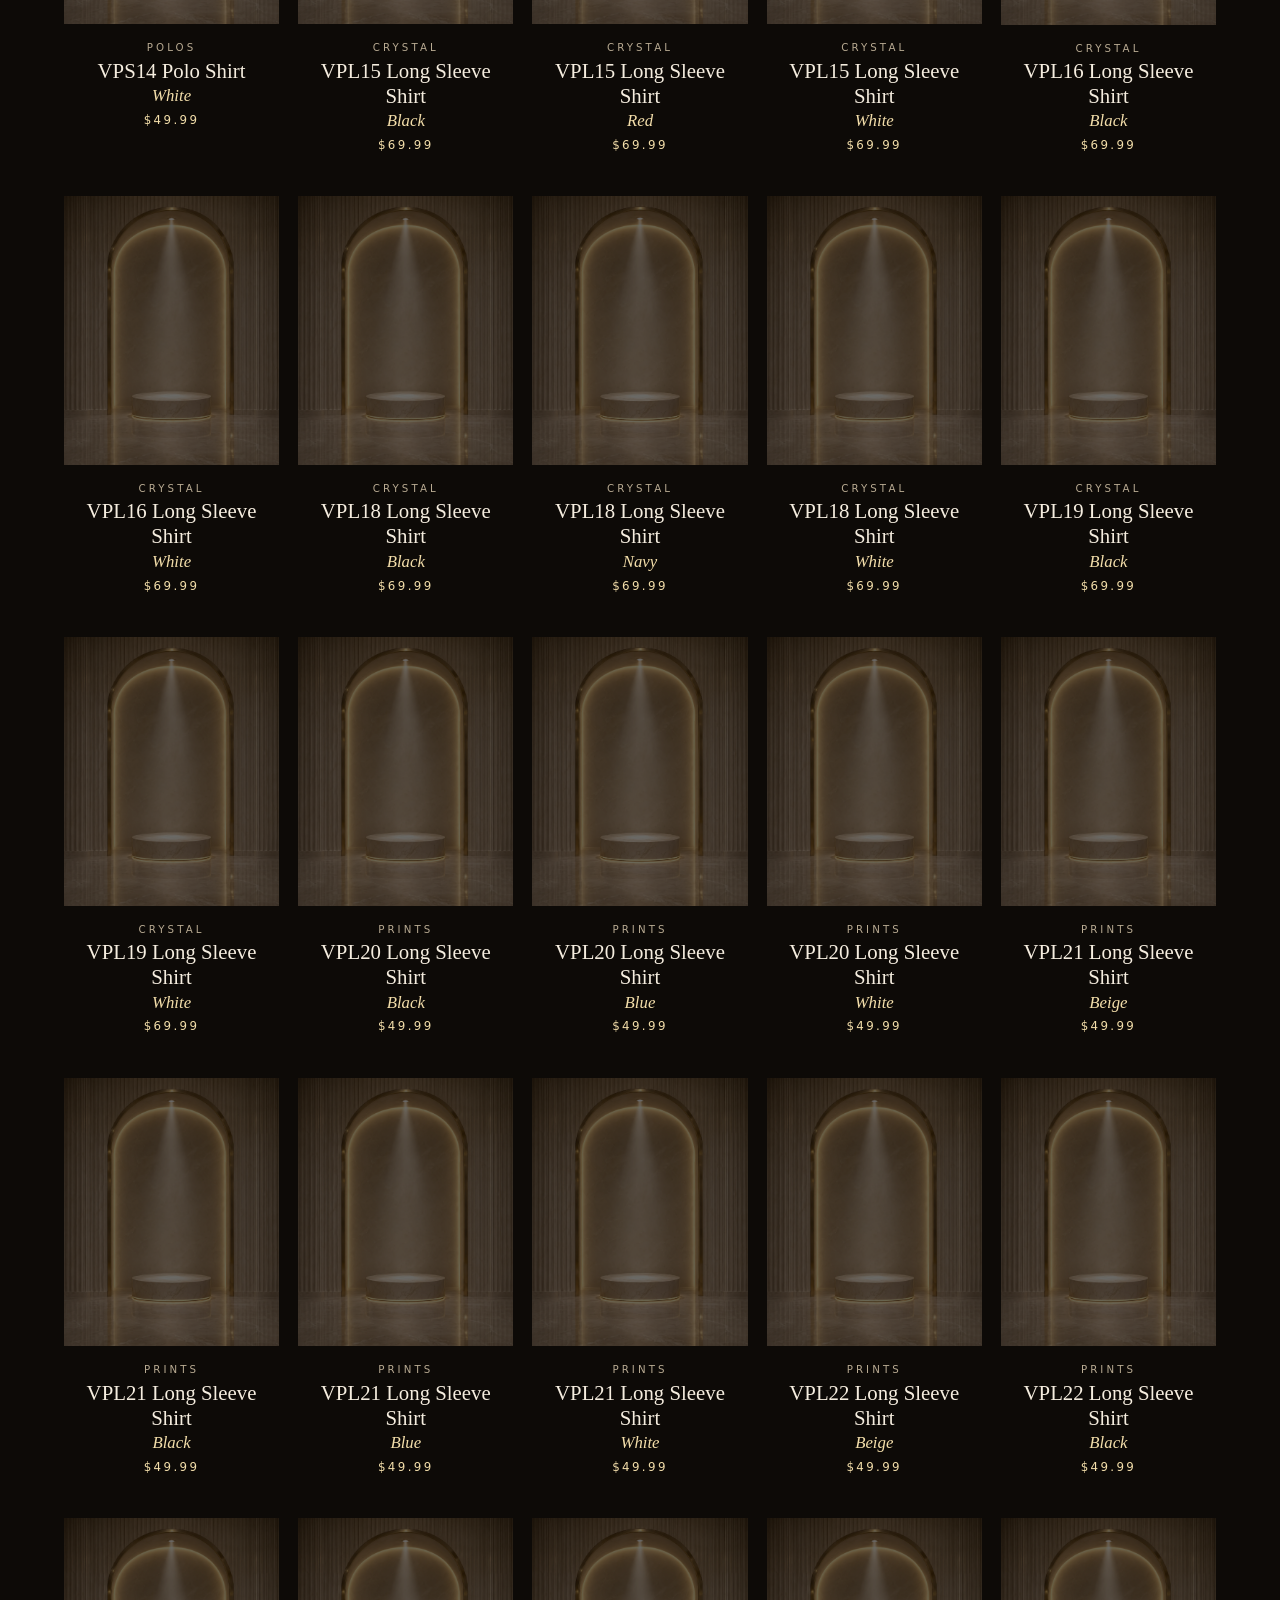
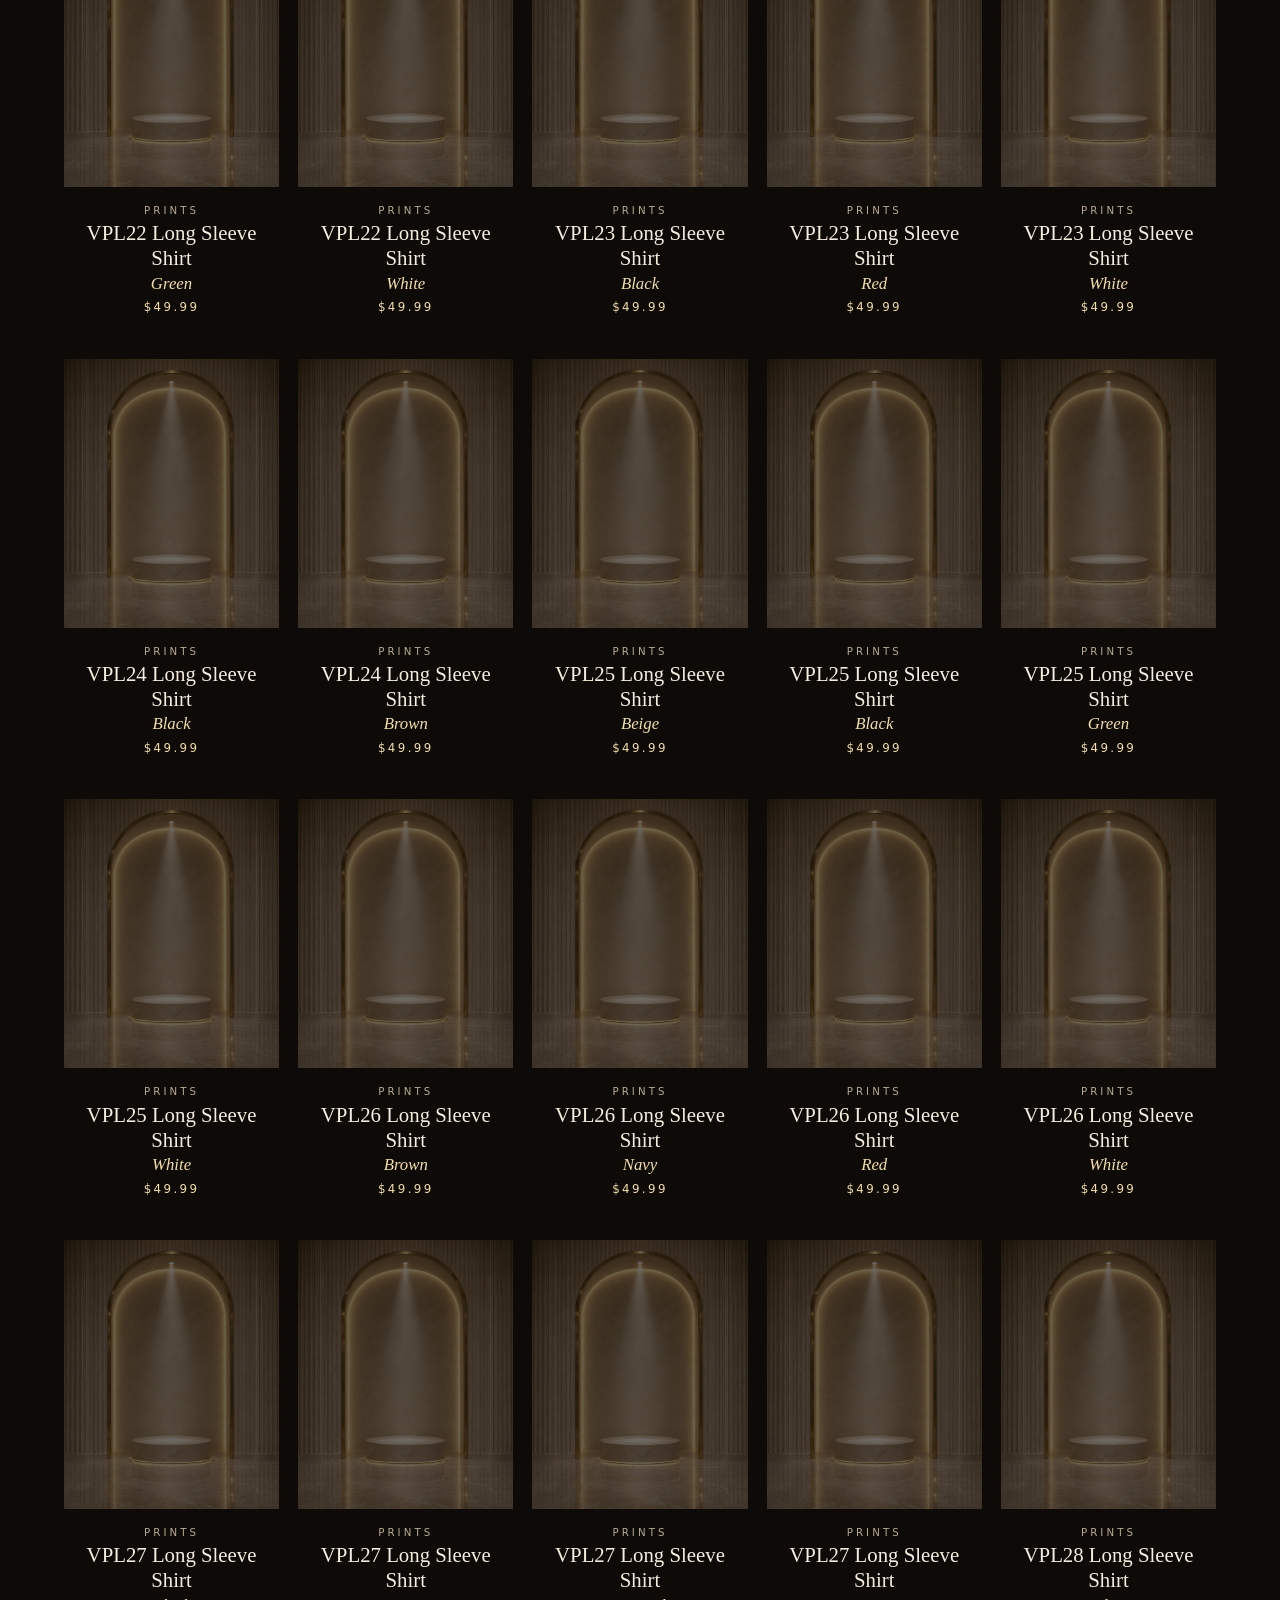
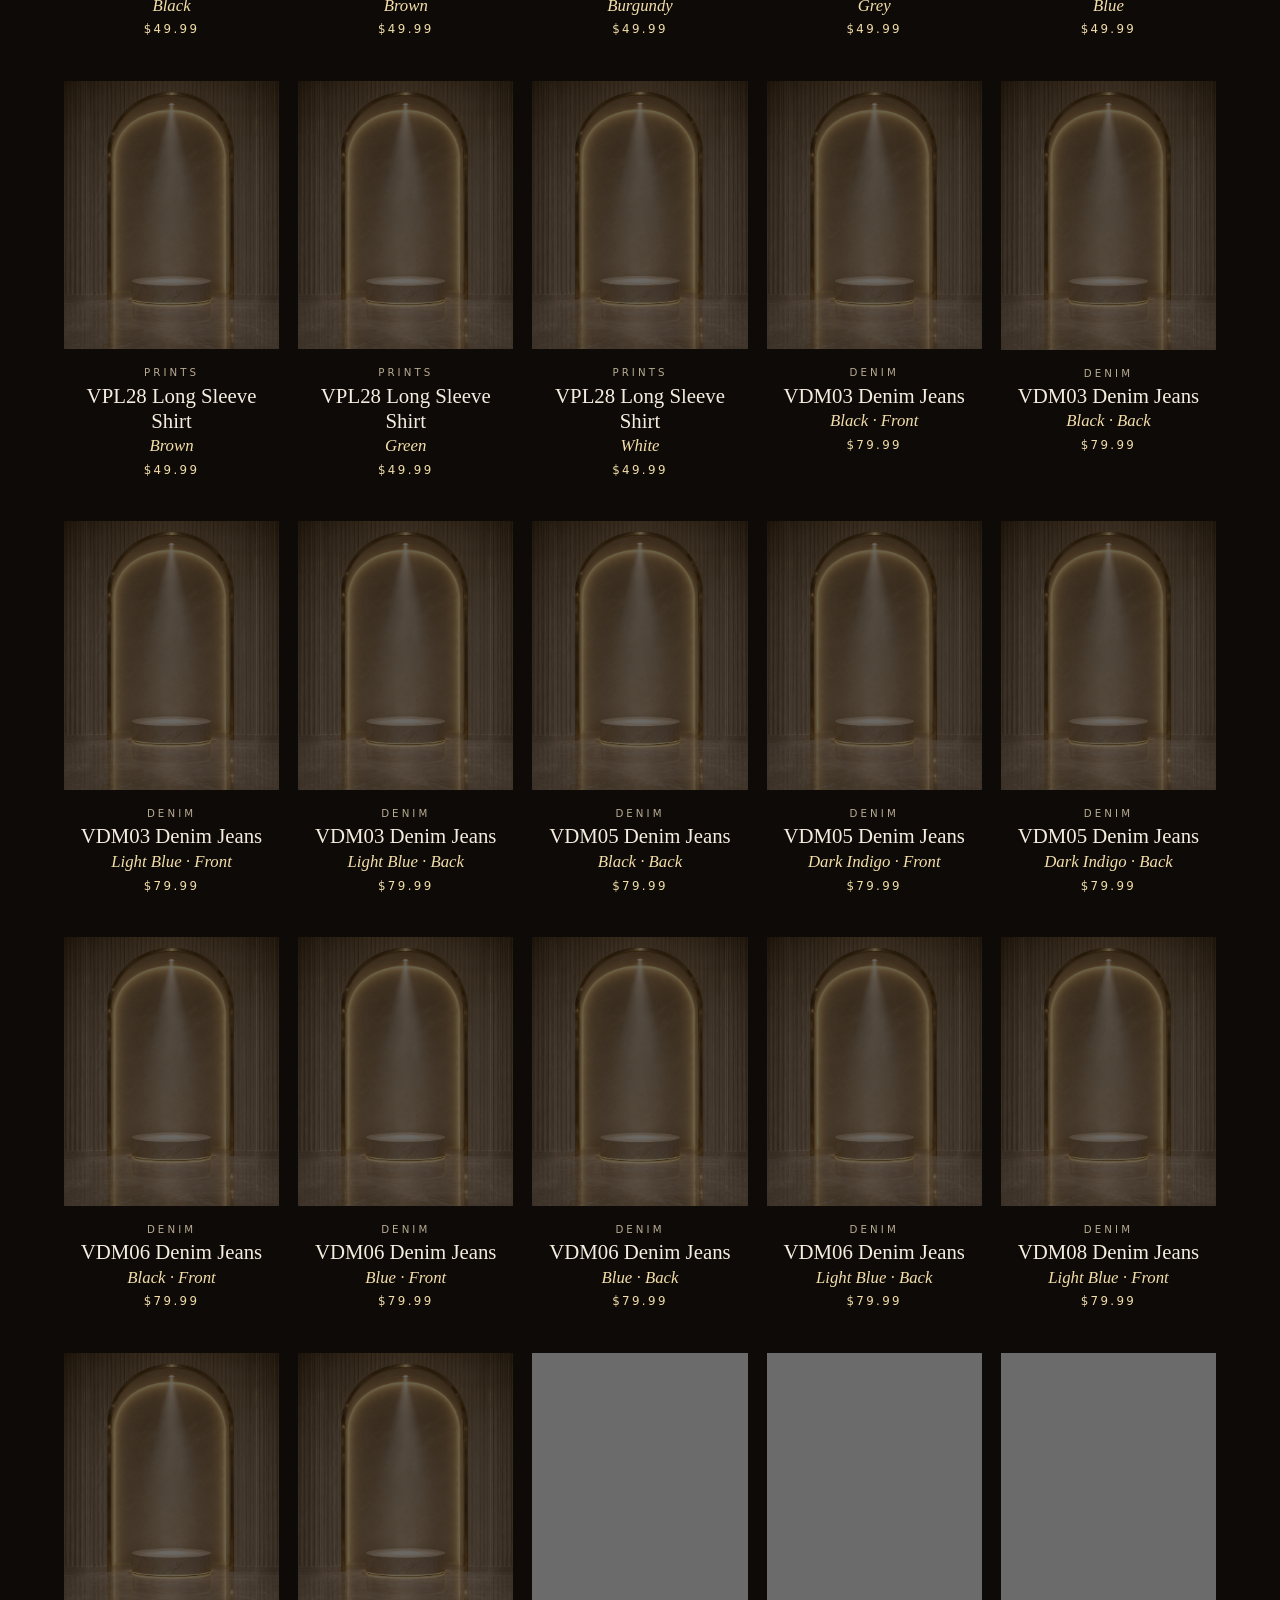
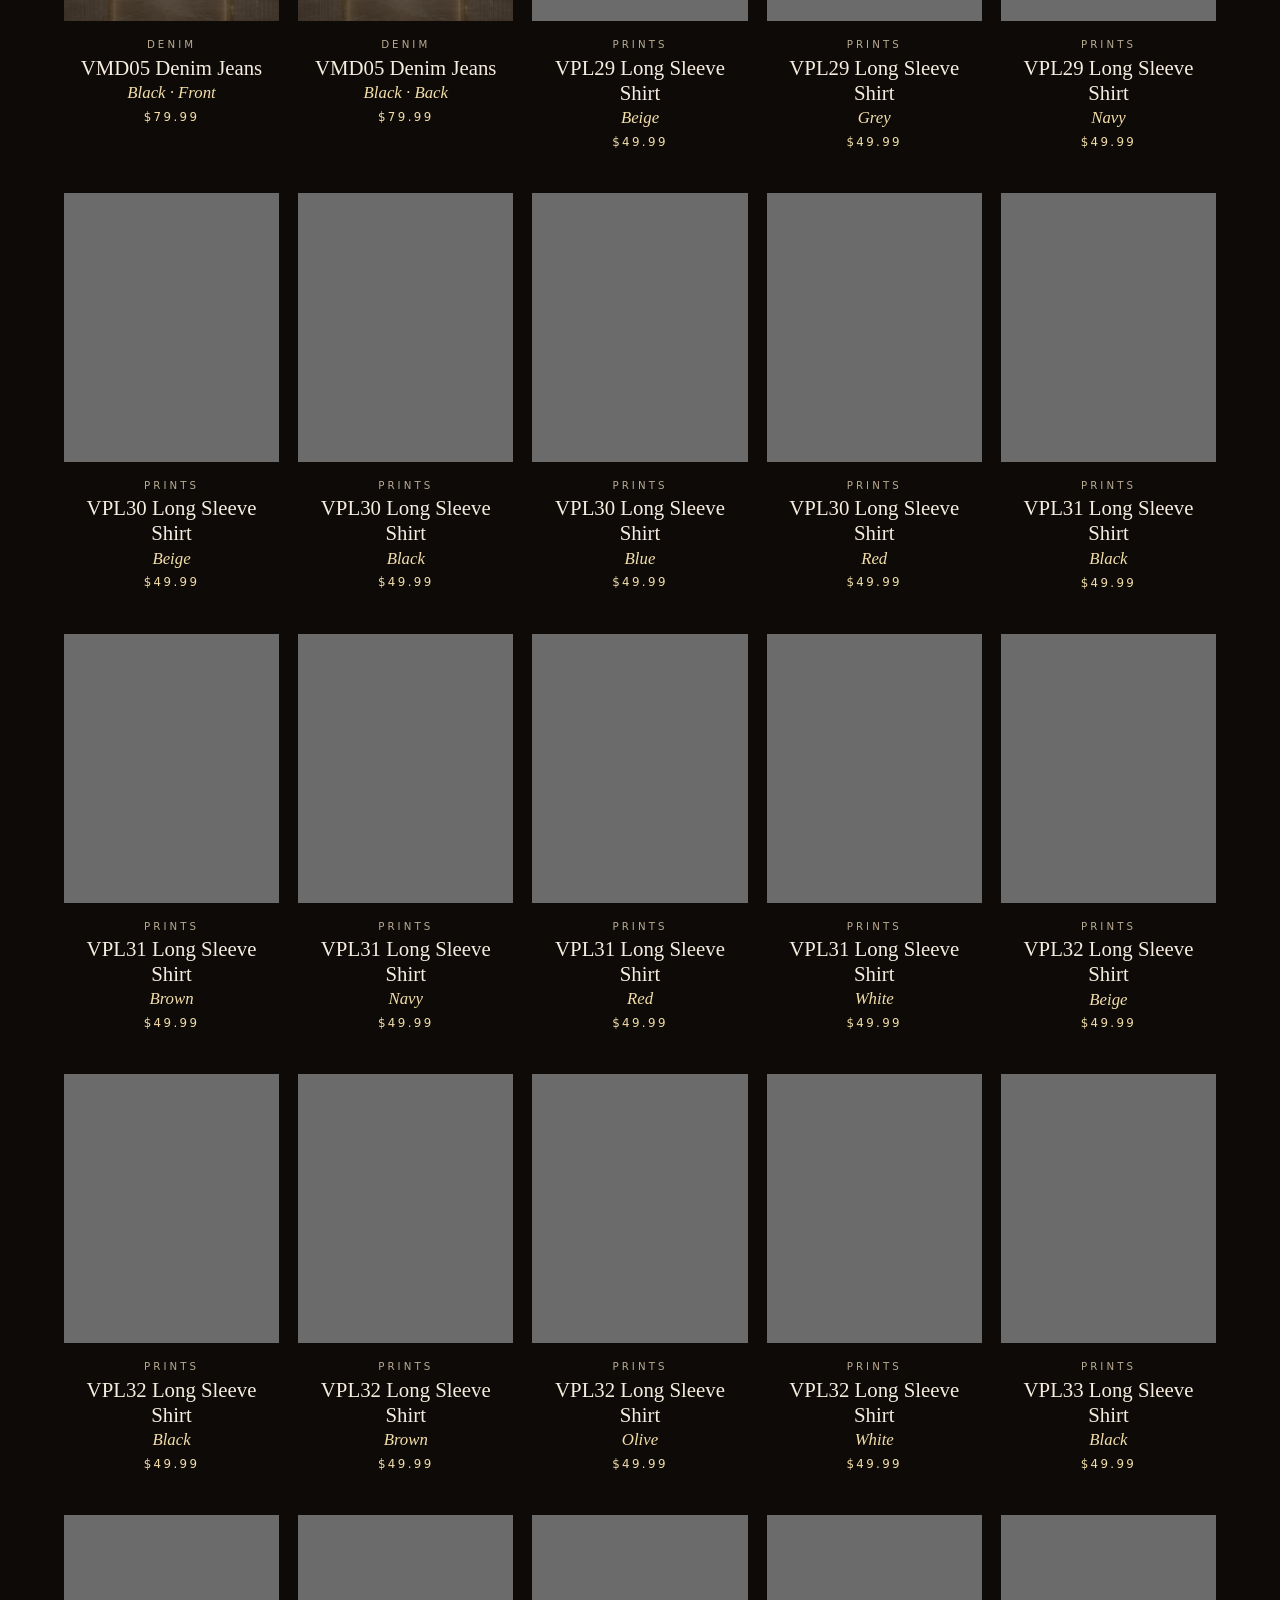
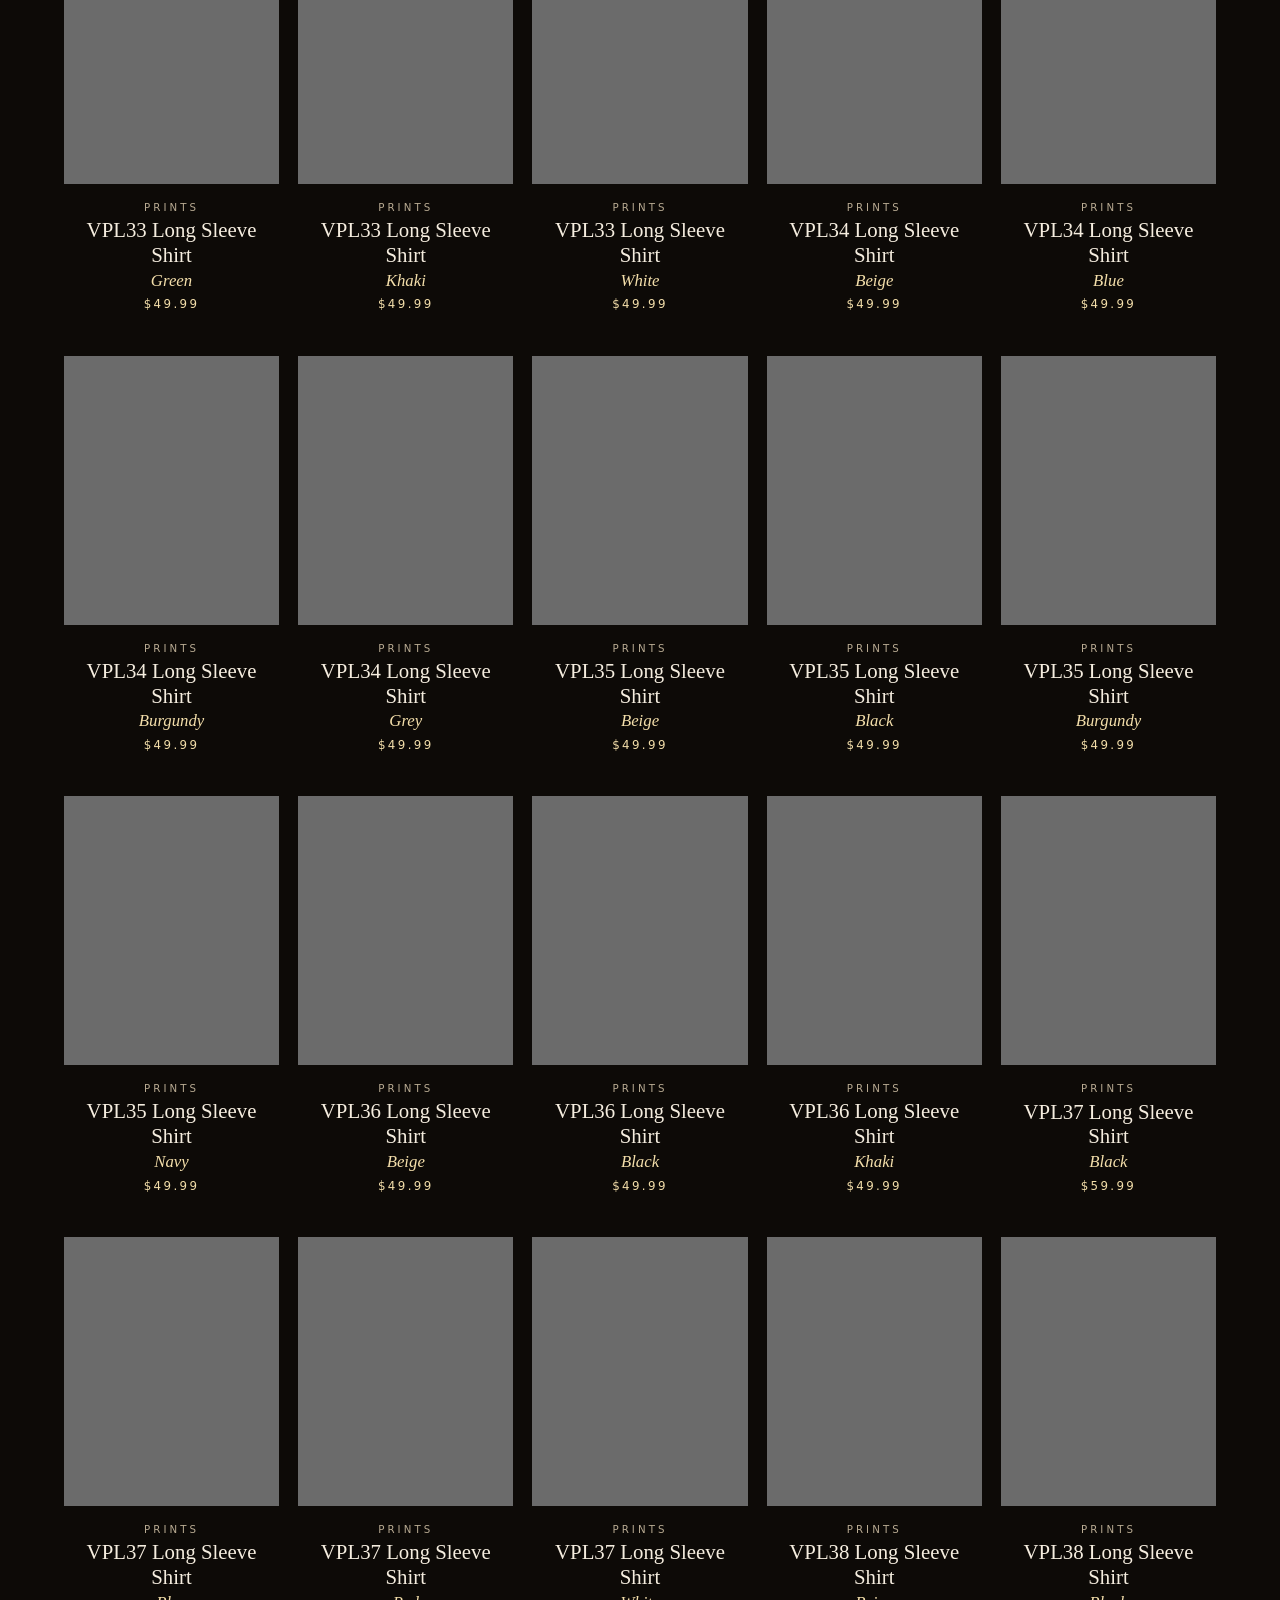
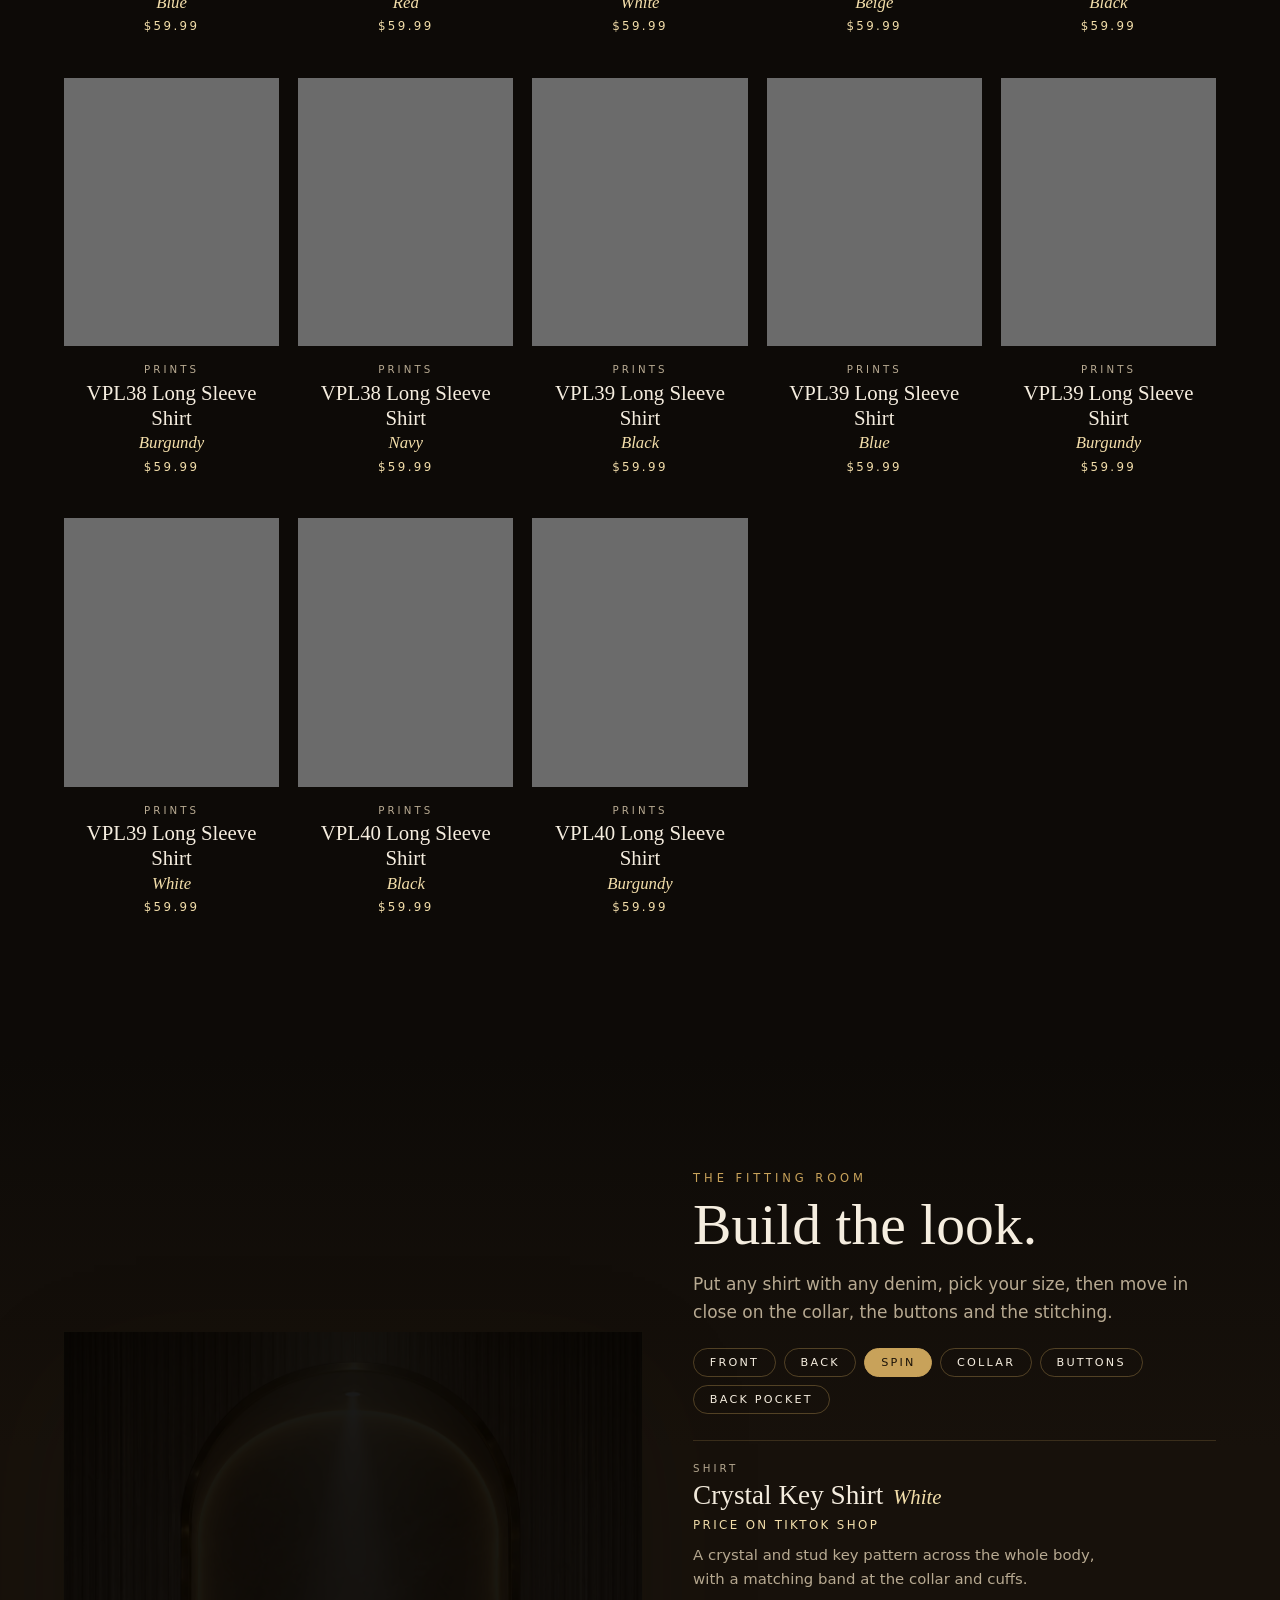
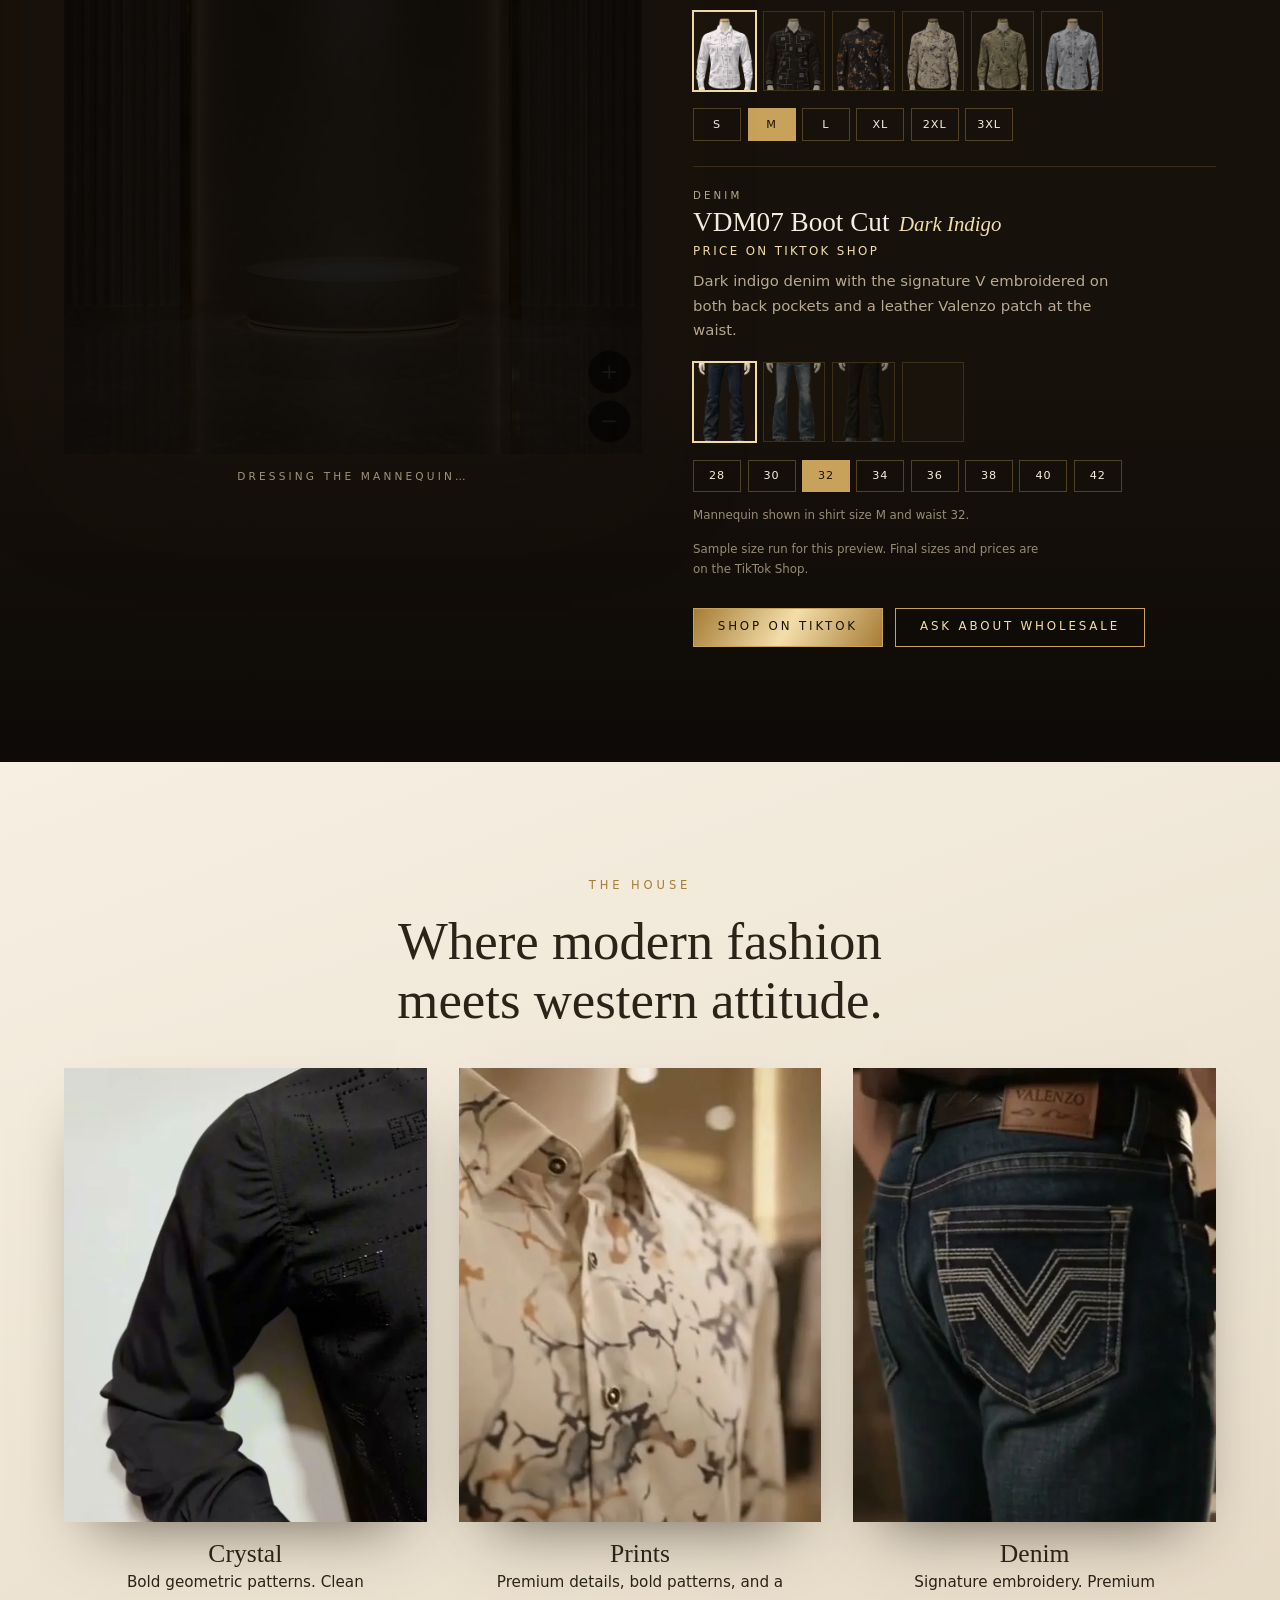
<file: product.html>
<!doctype html>
<html lang="en" data-theme="maison" class="pp">
<head>
<meta charset="utf-8">
<meta http-equiv="Content-Security-Policy" content="default-src 'none'; script-src 'self'; style-src 'self' https://fonts.googleapis.com 'sha256-+RelOPL2W3Mu54WkKnIJjr3fInCKeIuPt8KlL3rKbyI='; font-src https://fonts.gstatic.com; img-src 'self' blob: data:; media-src 'self'; connect-src 'self' blob: data: https://shop.valenzoclothing.com; base-uri 'none'; form-action 'none'">
<script src="frame-guard.js"></script>
<meta name="viewport" content="width=device-width,initial-scale=1,viewport-fit=cover">
<title>Valenzo Studio · Los Angeles</title>
<meta name="description" content="Valenzo Studio, Los Angeles. Crystal shirts, painted prints, polos and signature boot cut denim. Dress the mannequin in 3D: any shirt with any denim.">
<meta name="referrer" content="no-referrer">
<meta name="theme-color" content="#0d0a07">
<link rel="icon" href="img/icon.png" type="image/png">
<link rel="preconnect" href="https://fonts.googleapis.com">
<link rel="preconnect" href="https://fonts.gstatic.com" crossorigin>
<link rel="stylesheet" href="https://fonts.googleapis.com/css2?family=Cormorant+Garamond:wght@400;500;600&family=Jost:wght@300;400;500&display=swap">
<link rel="stylesheet" href="valenzo.css?v=12">
<script src="lang.js?v=5"></script>
<script src="valenzo.js?v=11"></script>
</head>
<body>
<!-- one piece on its own page: product.html?id=<card id>. product.js fills it from the list in valenzo.js; cart.js adds the live price, sizes and "Add to cart" once the Shopify store sells the piece -->
<nav class="bar" aria-label="Site">
  <a class="brand" href="index.html" aria-label="Valenzo"><img class="emblem" src="img/emblem.webp" alt="" width="192" height="192"><span>Valenzo</span></a>
  <span class="links">
    <a href="index.html#collection">Collection</a>
    <a href="index.html#fitting-room">Fitting Room</a>
    <a href="index.html#studio">Studio</a>
    <a href="index.html#wholesale">Wholesale</a>
  </span>
  <span class="bar-end">
    <span class="langbox">
      <button class="lang" id="lang" type="button" aria-label="Cambiar a español"><span>EN</span><span>ES</span></button>
      <button class="tip" id="lang-tip" type="button" lang="es" hidden>¿Español? Toca aquí<small lang="en">Change the language here</small></button>
    </span>
    <a class="btn gold small" href="https://www.tiktok.com/@valenzostudio" target="_blank" rel="noopener noreferrer">Shop on TikTok</a>
  </span>
</nav>

<main>
<section id="piece" class="night">
  <p class="crumb"><a href="index.html#collection">&larr; Back to the collection</a></p>
  <div class="pp-grid">
    <div class="card lit pp-fig" id="pp-fig"></div>
    <div class="shots" id="pp-shots" role="group" aria-label="Colors"></div>
    <div class="pp-info">
      <p class="cat" id="pp-cat"></p>
      <h1 id="pp-name"></h1>
      <p class="tone" id="pp-tone"></p>
      <p class="price" id="pp-price" aria-live="polite"></p>
      <p class="desc" id="pp-desc"></p>
      <div id="pp-buy"></div>
      <p class="fine">Shipping and taxes are worked out at checkout.</p>
    </div>
  </div>
  <noscript><p class="note">Turn on JavaScript to see this piece.</p></noscript>
</section>
<section id="also" class="night deep">
  <p class="kicker">You may also like</p>
  <ul id="more"></ul>
</section>
</main>

<footer class="foot">
  <p>&copy; Valenzo Studio &middot; Los Angeles, CA</p>
  <p class="fine">Preview site. Garments are shown as digital renderings made from Valenzo Studio's own videos and photos.</p>
</footer>
<script src="product.js?v=1" defer></script>
<script src="cart.js?v=2" defer></script>
<script src="faqbot.js?v=1" defer></script>
<script src="poweredby.js?v=20261013a" defer></script>
</body>
</html>
</file>
<file: valenzo.css>
/* Valenzo Studio showroom. The whole look hangs off the variables below:
   a second skin (e.g. modern Western) is one more html[data-theme] block plus new backdrop images. */
:root, html[data-theme="maison"] {
  --ink: #0d0a07; --ink-2: #17110b; --ivory: #f5eddf; --muted: #b8aa92;
  --gold: #c8a25a; --gold-hi: #f3deaa; --gold-lo: #a67c36; --line: rgba(200, 162, 90, .34);
  --stone: #efe6d6; --stone-ink: #2b2218;
  --serif: "Cormorant Garamond", Georgia, "Times New Roman", serif;
  --sans: "Jost", system-ui, -apple-system, "Segoe UI", sans-serif;
  --hall: url(img/hall.webp); --alcove: url(img/niche.webp);
}
*, *::before, *::after { box-sizing: border-box; }
html { scroll-behavior: smooth; background: var(--ink); }
body { margin: 0; background: var(--ink); color: var(--ivory); font: 300 17px/1.65 var(--sans); -webkit-font-smoothing: antialiased; overflow-x: hidden; }
img, video { display: block; max-width: 100%; }
p { margin: 0 0 1em; }
.emblem { width: 1.5em; height: 1.5em; flex: none; }
:focus-visible { outline: 2px solid var(--gold-hi); outline-offset: 3px; }

/* ---------- buttons ---------- */
.btn { display: inline-block; padding: 1.05em 2em; font: 400 .74rem/1 var(--sans); letter-spacing: .24em; text-transform: uppercase; text-decoration: none; border: 1px solid var(--gold); transition: filter .3s, background .3s, color .3s; }
.btn.gold { background: linear-gradient(120deg, var(--gold-lo), var(--gold-hi) 50%, var(--gold-lo)); color: #1a1208; font-weight: 500; }
.btn.line { color: var(--gold-hi); background: rgba(13, 10, 7, .4); }
.btn.small { padding: .8em 1.2em; font-size: .66rem; letter-spacing: .2em; }
.btn:hover { filter: brightness(1.15); }
.btn.line:hover { background: rgba(200, 162, 90, .16); }
.actions { display: flex; flex-wrap: wrap; gap: .8rem; margin: 1.8rem 0 0; }

/* ---------- top bar ---------- */
.bar { position: fixed; z-index: 20; top: 0; left: 0; right: 0; display: flex; align-items: center; justify-content: space-between; gap: 1rem; padding: .8rem clamp(1rem, 4vw, 3rem); padding-top: max(.8rem, env(safe-area-inset-top)); background: linear-gradient(rgba(13, 10, 7, .92), rgba(13, 10, 7, 0)); }
.brand { display: flex; align-items: center; gap: .6rem; color: var(--gold-hi); text-decoration: none; font: 500 1.25rem/1 var(--serif); letter-spacing: .34em; text-transform: uppercase; }
.links { display: none; gap: 2.2rem; }
.links a { color: var(--ivory); text-decoration: none; font: 400 .7rem/1 var(--sans); letter-spacing: .24em; text-transform: uppercase; opacity: .85; }
.links a:hover { color: var(--gold-hi); opacity: 1; }
@media (min-width: 860px) { .links { display: flex; } }

/* ---------- hero: the showroom floor at full light, a dressed mannequin on every plinth, the lit sign on the back wall ---------- */
.hero { --hh: max(100vh, 34rem); position: relative; height: var(--hh); overflow: hidden; text-align: center; }
@supports (height: 100svh) { .hero { --hh: max(100svh, 34rem); } }
.floor { position: absolute; inset: 0; overflow: hidden; }
/* the photo always keeps its own shape, so the mannequins stay on their plinths: wide screens crop it, narrow ones walk it sideways */
.hall { position: absolute; left: 50%; top: 50%; width: max(100vw, calc(var(--hh) * 16 / 9)); height: max(var(--hh), calc(100vw * 9 / 16)); transform: translate(-50%, -50%); background: var(--hall) center / 100% 100%; }
/* the client's own logo, halo-lit: a white LED wash on the wall behind it, and a hot edge that follows the shape of the mark */
.sign { position: absolute; left: 50%; top: 35.8%; width: 12.5%; transform: translateX(-50%); pointer-events: none; }
.sign::before { content: ""; position: absolute; inset: -20% -16%; background: radial-gradient(ellipse closest-side, rgba(255, 252, 240, .95), rgba(255, 244, 214, .6) 52%, transparent); }
.sign img { position: relative; display: block; width: 100%; height: auto; filter: drop-shadow(0 .14vh .1vh rgba(60, 38, 8, .6)) drop-shadow(0 0 .4vh #fff) drop-shadow(0 0 1.6vh rgba(255, 248, 226, .95)); }
.man { position: absolute; aspect-ratio: 2 / 5; padding: 0; border: 0; background: none; cursor: pointer; transform: translateX(-50%); filter: brightness(.93); transition: filter .8s cubic-bezier(.2, .9, .3, 1); }
.man img { width: 100%; height: 100%; transition: opacity .45s; }
.man.swap img { opacity: 0; }
.man::before { content: ""; position: absolute; left: -70%; right: -70%; top: -40%; bottom: -5%; pointer-events: none; opacity: 0; transition: opacity .8s; background: radial-gradient(ellipse 30% 52% at 50% 36%, rgba(255, 233, 180, .3), transparent 72%), radial-gradient(ellipse 34% 4% at 50% 95.5%, rgba(255, 226, 160, .6), transparent 70%); }
.man::after { content: ""; position: absolute; z-index: -1; left: 4%; right: 4%; bottom: -1.6%; height: 5%; background: radial-gradient(ellipse at center, rgba(0, 0, 0, .8), transparent 68%); }
.man:hover, .man:focus-visible, .man.lit { filter: brightness(1.1) drop-shadow(0 0 26px rgba(255, 226, 160, .8)); }
.man:hover::before, .man:focus-visible::before, .man.lit::before { opacity: 1; }
.hero::after { content: ""; position: absolute; inset: 0; z-index: 1; pointer-events: none; background: linear-gradient(rgba(13, 10, 7, .5), rgba(13, 10, 7, 0) 15%, rgba(13, 10, 7, 0) 66%, rgba(13, 10, 7, .8) 86%, var(--ink)); }
.hero-in { position: absolute; inset: 0; z-index: 2; display: flex; flex-direction: column; justify-content: flex-end; align-items: center; padding: 4.4rem 1rem 1.5rem; pointer-events: none; }
.hero-in a { pointer-events: auto; }
h1 { position: absolute; width: 1px; height: 1px; overflow: hidden; clip-path: inset(50%); white-space: nowrap; }   /* the sign on the wall is the title */
.lede { margin: 0 0 .7rem; font: italic 400 clamp(1.1rem, 2vw, 1.4rem)/1.3 var(--serif); color: var(--ivory); }
.hint { margin: 0; font: 400 .66rem/1.5 var(--sans); letter-spacing: .28em; text-transform: uppercase; color: var(--gold-hi); }
.hint .walk { display: none; }
.hero .actions { justify-content: center; margin-top: 1rem; }
@media (max-aspect-ratio: 13/10) {
  .floor { overflow-x: auto; overflow-y: hidden; scrollbar-width: none; }
  .floor::-webkit-scrollbar { display: none; }
  .hall { position: relative; left: 0; top: 0; transform: none; width: calc(var(--hh) * 16 / 9); height: var(--hh); }
  .hint .walk { display: inline; }
  .hint .pick { display: none; }
}

/* ---------- sections ---------- */
section { padding: clamp(4.2rem, 9vw, 8rem) clamp(1.1rem, 5vw, 4rem); }
.night { background: var(--ink); }
.night.deep { background: linear-gradient(var(--ink), var(--ink-2) 30%, var(--ink-2) 70%, var(--ink)); }
.marble { background: linear-gradient(160deg, #f6efe2, var(--stone) 45%, #e4d8c3); color: var(--stone-ink); }
.kicker { margin: 0; font: 400 .72rem/1.4 var(--sans); letter-spacing: .34em; text-transform: uppercase; color: var(--gold); }
.marble .kicker { color: var(--gold-lo); }
h2 { margin: .35em 0 .7em; font: 500 clamp(1.9rem, 4.4vw, 3.3rem)/1.12 var(--serif); }
#collection, #studio, #reels { text-align: center; }
#collection h2, #studio h2, #reels h2 { max-width: 22ch; margin-left: auto; margin-right: auto; }
.note { color: var(--muted); }

/* ---------- collection: every piece stands in its own alcove, dim until you reach it ---------- */
#cats { display: flex; flex-wrap: wrap; justify-content: center; gap: .5rem; }
#cats button, .views button, .sizes button { padding: .7em 1.4em; background: none; color: var(--ivory); border: 1px solid var(--line); border-radius: 99px; font: 400 .7rem/1 var(--sans); letter-spacing: .2em; text-transform: uppercase; cursor: pointer; transition: background .3s, color .3s, border-color .3s; }
#cats button:hover, .views button:hover, .sizes button:hover { border-color: var(--gold-hi); }
#cats button[aria-pressed="true"], .views button[aria-pressed="true"], .sizes button[aria-pressed="true"] { background: var(--gold); border-color: var(--gold); color: #1a1208; font-weight: 500; }
#grid, #more { list-style: none; margin: 2.6rem auto 0; padding: 0; max-width: 1560px; display: grid; grid-template-columns: repeat(2, minmax(0, 1fr)); gap: clamp(.7rem, 1.5vw, 1.3rem); }
@media (min-width: 720px) { #grid { grid-template-columns: repeat(3, minmax(0, 1fr)); } #more { grid-template-columns: repeat(4, minmax(0, 1fr)); } }
@media (min-width: 1180px) { #grid { grid-template-columns: repeat(5, minmax(0, 1fr)); } }
.card { display: block; width: 100%; padding: 0; border: 0; background: none; color: inherit; font: inherit; text-align: center; text-decoration: none; cursor: pointer; }
.niche { position: relative; display: block; aspect-ratio: 4 / 5; overflow: hidden; background: #1a130c var(--alcove) center / cover; }
.fig { position: absolute; inset: 0; width: 100%; height: 100%; }   /* cut-outs are framed exactly like the alcove photo */
.beam { position: absolute; inset: 0; pointer-events: none; mix-blend-mode: screen; opacity: 0; transition: opacity .8s; background: radial-gradient(ellipse 30% 62% at 50% 6%, rgba(255, 233, 180, .5), transparent 72%), radial-gradient(ellipse 34% 9% at 50% 76%, rgba(255, 226, 160, .55), transparent 70%); }
.card .niche { filter: brightness(.42) saturate(.8); transition: filter .9s cubic-bezier(.2, .9, .3, 1), box-shadow .9s; }
.card .fig { transform-origin: 50% 78%; transition: transform 1.2s cubic-bezier(.2, .8, .2, 1); }
.card:hover .niche, .card:focus-visible .niche, .card.lit .niche { filter: brightness(1.06) saturate(1.04); box-shadow: 0 0 0 1px var(--gold), 0 24px 70px -18px rgba(240, 200, 120, .5); }
.card:hover .beam, .card:focus-visible .beam, .card.lit .beam { opacity: 1; }
.card:hover .fig, .card:focus-visible .fig, .card.lit .fig { transform: scale(1.035); }
.flat .fig { top: 10%; height: 70%; object-fit: contain; object-position: 50% 100%; transform-origin: 50% 100%; }   /* img/on-*.webp are cropped to the figure: stand its base plate on the plinth, at the size of the other mannequins */
.photo .fig { top: 0; height: 100%; object-position: 50% 50%; background: #fefefe; }   /* a studio photo on white, shown whole, until the piece has its mannequin picture */
.card.photo:hover .niche, .card.photo:focus-visible .niche, .card.photo.lit .niche { filter: none; }   /* extra brightness washes out a white shirt on white */
.meta { display: block; padding: 1rem .3rem 1.4rem; }
.cat { display: block; margin: 0; font: 400 .64rem/1.4 var(--sans); letter-spacing: .3em; text-transform: uppercase; color: var(--muted); }
.name { display: block; margin-top: .25rem; font: 500 1.3rem/1.2 var(--serif); }
.tone { display: block; margin: .1rem 0 0; font: italic 400 1.05rem/1.3 var(--serif); color: var(--gold-hi); }

/* ---------- fitting room ---------- */
#fitting-room { display: grid; grid-template-columns: minmax(0, 1fr); gap: clamp(1.6rem, 4vw, 4.5rem); align-items: center; }
@media (min-width: 900px) { #fitting-room { grid-template-columns: minmax(0, 1.05fr) minmax(0, .95fr); padding-inline: max(clamp(1.1rem, 5vw, 4rem), calc((100vw - 1400px) / 2)); } }
.stage { position: relative; }
.stage .niche { width: min(100%, 68vh); margin: 0 auto; box-shadow: 0 0 0 1px var(--line), 0 40px 120px -30px rgba(240, 200, 120, .35); filter: brightness(1.04); transition: filter 1s cubic-bezier(.2, .9, .3, 1); }
.stage.dark .niche { filter: brightness(.1); transition-duration: .3s; }
.stage .beam { opacity: 1; }
/* a copy of the alcove that can go soft and dim when the camera moves in close */
.stage .niche::before { content: ""; position: absolute; inset: -4%; background: #1a130c var(--alcove) center / cover; opacity: 0; filter: blur(16px) brightness(.5); transition: opacity .7s; }
.stage.close .niche::before { opacity: 1; }
.stage.close .beam { opacity: 0; }
#fit { position: absolute; inset: 0; width: 100%; height: 100%; opacity: 0; transition: opacity .6s; cursor: grab; touch-action: pan-y; }
#fit:active { cursor: grabbing; }
.stage.live #fit { opacity: 1; }
.stage.failed .zoom { display: none; }
.zoom { position: absolute; z-index: 3; right: .7rem; bottom: .7rem; display: grid; gap: .4rem; }
.zoom button { width: 2.7rem; height: 2.7rem; border-radius: 50%; border: 1px solid var(--line); background: rgba(13, 10, 7, .62); color: var(--gold-hi); font: 300 1.3rem/1 var(--sans); cursor: pointer; }
.zoom button:hover { border-color: var(--gold-hi); }
.drag { margin: .9rem 0 0; text-align: center; font: 400 .66rem/1.5 var(--sans); letter-spacing: .3em; text-transform: uppercase; color: var(--muted); }
.panel h2 { margin: .4rem 0 0; font-size: clamp(2.2rem, 4.6vw, 3.6rem); }
.desc { margin: .8rem 0 0; max-width: 46ch; color: var(--muted); }
.views { display: flex; flex-wrap: wrap; gap: .5rem; margin-top: 1.4rem; }
.piece { margin-top: 1.6rem; padding-top: 1.3rem; border-top: 1px solid rgba(200, 162, 90, .2); }
.what { margin: .2rem 0 0; }
.what .name { display: inline; font-size: 1.7rem; }
.what .tone { display: inline; margin-left: .6rem; font-size: 1.3rem; }
.price, .total { margin: .3rem 0 0; font: 400 .74rem/1.5 var(--sans); letter-spacing: .2em; text-transform: uppercase; color: var(--gold-hi); }
.total { margin-top: 1.4rem; }
.total:empty { display: none; }
.piece .desc { margin-top: .5rem; font-size: .93rem; }
.rail { display: flex; gap: .45rem; overflow-x: auto; margin: .9rem 0 0 -.3rem; padding: .3rem; scrollbar-width: none; }
.rail::-webkit-scrollbar { display: none; }
.rail button { flex: none; width: 3.9rem; height: 5rem; padding: 0; overflow: hidden; background: #1d150d; border: 1px solid var(--line); cursor: pointer; opacity: .6; transition: opacity .3s, border-color .3s; }
.rail button:hover, .rail button[aria-current] { opacity: 1; border-color: var(--gold-hi); }
.rail button[aria-current] { box-shadow: 0 0 0 1px var(--gold-hi); }
/* thumbnails show only the part of the cut-out that matters: the shirt, or the jeans */
.rail img { width: 310%; max-width: none; height: auto; margin-left: -105%; transform: translateY(-11%); }
.rail.bottom img { transform: translateY(-42%); }
.sizes { display: flex; flex-wrap: wrap; gap: .4rem; margin-top: .8rem; }
.sizes button { min-width: 3rem; padding: .85em .6em; border-radius: 0; letter-spacing: .08em; }
.panel .fine { margin: .9rem 0 0; max-width: 46ch; color: var(--muted); }

/* ---------- the house ---------- */
.trio { display: grid; gap: clamp(1rem, 2.5vw, 2.2rem); max-width: 1180px; margin: 2.4rem auto 0; }
@media (min-width: 720px) { .trio { grid-template-columns: repeat(3, minmax(0, 1fr)); } }
.trio figure { margin: 0; }
.trio img { width: 100%; height: auto; aspect-ratio: 4 / 5; object-fit: cover; box-shadow: 0 30px 60px -30px rgba(43, 34, 24, .7); }
.trio figcaption { margin: 1.1rem auto 0; max-width: 30ch; font-size: .95rem; }
.trio b { display: block; font: 500 1.6rem/1.2 var(--serif); }

/* ---------- studio videos ---------- */
.reels { display: grid; grid-auto-flow: column; grid-auto-columns: 62vw; gap: .9rem; max-width: 1180px; margin: 2.4rem auto 0; overflow-x: auto; scroll-snap-type: x mandatory; padding-bottom: .4rem; }
.reels video { width: 100%; aspect-ratio: 9 / 16; object-fit: cover; background: #000; border: 1px solid var(--line); scroll-snap-align: center; }
@media (min-width: 720px) { .reels { grid-auto-flow: row; grid-template-columns: repeat(4, minmax(0, 1fr)); overflow: visible; } }

/* ---------- wholesale + footer ---------- */
.plaque { max-width: 660px; margin: 0 auto; padding: clamp(2rem, 6vw, 4rem) clamp(1.2rem, 5vw, 3.5rem); text-align: center; border: 1px solid var(--line); background: rgba(200, 162, 90, .05); }
.plaque .emblem { width: 56px; height: 56px; margin-bottom: 1rem; }
.plaque p { color: var(--muted); }
.plaque .kicker { color: var(--gold); }
.plaque .actions { justify-content: center; }
.foot { padding: 2.6rem 1.2rem 1.4rem; text-align: center; color: var(--muted); font-size: .85rem; border-top: 1px solid rgba(200, 162, 90, .16); }
.fine { max-width: 62ch; margin: 0 auto; font-size: .74rem; opacity: .8; }

/* ---------- opening sequence: the glass doors of the store swing open (vid/doors.mp4 ends on the hero's own picture) ---------- */
#intro { display: none; }
html.intro-on #intro { display: block; position: fixed; inset: 0; z-index: 50; background: #e9dcc3; transition: opacity 1s ease, visibility 0s linear 1s; }
html.intro-on.open #intro { opacity: 0; visibility: hidden; pointer-events: none; }
html.intro-on:not(.open) body { overflow: hidden; }
#doors { position: absolute; inset: 0; width: 100%; height: 100%; max-width: none; object-fit: cover; }   /* cropped exactly like .hall */
#skip { position: absolute; bottom: max(1.4rem, env(safe-area-inset-bottom)); left: 50%; transform: translateX(-50%); padding: .9em 1.4em; background: rgba(13, 10, 7, .62); border: 0; border-radius: 99px; color: var(--ivory); font: 400 .66rem/1 var(--sans); letter-spacing: .3em; text-transform: uppercase; cursor: pointer; }
#skip:hover { color: var(--gold-hi); }
html.intro-on .hero-in, html.intro-on .bar { opacity: 0; }
html.intro-on.open .hero-in, html.intro-on.open .bar { opacity: 1; transition: opacity 1.2s ease .5s; }

/* ---------- language switch (lang.js) and the bubble that points at it ---------- */
.bar-end { display: flex; align-items: center; gap: .6rem; }
.langbox { position: relative; }
.lang { display: flex; padding: 0; overflow: hidden; background: rgba(13, 10, 7, .5); border: 1px solid var(--line); border-radius: 99px; color: var(--ivory); font: 400 .66rem/1 var(--sans); letter-spacing: .12em; cursor: pointer; }
.lang span { padding: .85em .8em; }
.lang .on { background: var(--gold); color: #1a1208; font-weight: 500; }
.lang:hover { border-color: var(--gold-hi); }
.tip { position: absolute; top: calc(100% + .75rem); right: 0; padding: .65em 1em; white-space: nowrap; text-align: left; background: var(--gold-hi); color: #1a1208; border: 0; border-radius: .6rem; font: 500 .85rem/1.3 var(--sans); cursor: pointer; box-shadow: 0 10px 30px rgba(0, 0, 0, .55); animation: nudge 1.6s ease-in-out infinite; }
.tip[hidden] { display: none; }
.tip small { display: block; font-size: .72rem; font-weight: 400; }
.tip::before { content: ""; position: absolute; top: -.35rem; right: 1.35rem; width: .8rem; height: .8rem; background: inherit; transform: rotate(45deg); }
@keyframes nudge { 50% { transform: translateY(5px); } }
@media (max-width: 480px) {   /* a phone's bar still has to hold the name, the switch and the shop button */
  .bar { gap: .5rem; }
  .brand { gap: .4rem; font-size: 1.05rem; letter-spacing: .2em; }
  .bar .btn.small { padding: .8em .8em; letter-spacing: .1em; }
  .hero-in { padding-bottom: 4.4rem; }   /* the two buttons stay clear of the "May I help you?" button */
}
.bar .btn.small { white-space: nowrap; }
@media (max-width: 370px) { .brand span { display: none; } }   /* small phones: the emblem alone, the name is on the wall behind it */

/* ---------- "May I help you?" (faqbot.js) ---------- */
.fq-pill { position: fixed; z-index: 30; right: calc(.8rem + env(safe-area-inset-right)); bottom: calc(.9rem + env(safe-area-inset-bottom)); display: inline-flex; align-items: center; gap: .5rem; padding: .8em 1.1em; background: var(--ink-2); color: var(--ivory); border: 1px solid var(--gold); border-radius: 99px; font: 500 .9rem/1 var(--sans); box-shadow: 0 8px 24px rgba(0, 0, 0, .55); cursor: pointer; }
.fq-pill i { font-style: normal; font-size: 1.05rem; }
.fq-pill:hover { border-color: var(--gold-hi); }
.fq-pill.fq-hide, html.intro-on:not(.open) .fq-pill { display: none; }   /* never over the door film */
.fq-sheet { position: fixed; z-index: 31; right: calc(.6rem + env(safe-area-inset-right)); bottom: calc(.6rem + env(safe-area-inset-bottom)); display: none; flex-direction: column; width: min(380px, calc(100vw - 1.2rem)); max-height: min(74vh, 620px); overflow: hidden; background: var(--ink-2); color: var(--ivory); border: 1px solid var(--gold); border-radius: 18px; font: 400 .95rem/1.45 var(--sans); box-shadow: 0 18px 50px rgba(0, 0, 0, .65); }
.fq-sheet.on { display: flex; }
.fq-hd { display: flex; align-items: center; gap: .6rem; padding: .8rem .9rem; border-bottom: 1px solid var(--line); }
.fq-hd b { flex: 1; font: 500 1.25rem/1.1 var(--serif); }
.fq-hd small { display: block; margin-top: .2rem; font: 400 .72rem/1.2 var(--sans); color: var(--muted); }
.fq-av { display: grid; place-items: center; flex: none; width: 2.1rem; height: 2.1rem; border-radius: 50%; background: var(--gold); }
.fq-x { padding: .1rem .5rem; background: none; border: 0; color: var(--ivory); font-size: 1.5rem; line-height: 1; cursor: pointer; }
.fq-body { flex: 1; overflow: auto; padding: .7rem .9rem; overscroll-behavior: contain; }
.fq-m { max-width: 90%; margin: .45rem 0; padding: .6rem .75rem; border-radius: 14px; background: rgba(245, 237, 223, .08); white-space: pre-line; overflow-wrap: anywhere; }
.fq-m.me { margin-left: auto; width: fit-content; background: var(--gold); color: #1a1208; font-weight: 500; }
.fq-chips { display: flex; flex-wrap: wrap; gap: .4rem; margin: .4rem 0 .3rem; }
.fq-chips button { padding: .5em .8em; background: none; color: var(--ivory); border: 1px solid var(--line); border-radius: 99px; font: 400 .82rem/1.2 var(--sans); text-align: left; cursor: pointer; }
.fq-chips button:hover { border-color: var(--gold-hi); }
.fq-act { display: flex; flex-wrap: wrap; gap: .45rem; margin-top: .55rem; }
.fq-act a { padding: .55em .9em; background: var(--gold); color: #1a1208; border-radius: 10px; font-size: .85rem; font-weight: 500; text-decoration: none; }
.fq-in { display: flex; gap: .5rem; padding: .65rem .8rem; border-top: 1px solid var(--line); }
.fq-in input { flex: 1; min-width: 0; padding: .65rem .75rem; background: rgba(0, 0, 0, .3); color: var(--ivory); border: 1px solid var(--line); border-radius: 12px; font: 400 16px var(--sans); }   /* 16px: an iPhone zooms the page on anything smaller */
.fq-in button { padding: 0 1rem; background: var(--gold); color: #1a1208; border: 0; border-radius: 12px; font: 500 .85rem var(--sans); cursor: pointer; }

/* ---- cart (cart.js): only there while the Shopify store has the piece for sale ---- */
button.btn { cursor: pointer; }
.buy { display: flex; flex-wrap: wrap; align-items: center; justify-content: center; gap: .5rem; margin-top: -.9rem; padding: 0 .3rem 1.4rem; }
.buy .price { flex-basis: 100%; margin: 0; }
.buy .btn, .buy select { min-height: 44px; }
.buy select { padding: 0 .6em; background: var(--ink-2); color: var(--ivory); border: 1px solid var(--line); border-radius: 0; font: 400 16px var(--sans); }   /* 16px: an iPhone zooms the page on anything smaller */
.ct { width: min(420px, calc(100vw - 1.2rem)); max-height: min(86vh, 700px); padding: 0 0 1rem; background: var(--ink-2); color: var(--ivory); border: 1px solid var(--gold); border-radius: 18px; font: 400 .95rem/1.45 var(--sans); text-align: center; box-shadow: 0 18px 50px rgba(0, 0, 0, .65); }
.ct::backdrop { background: rgba(0, 0, 0, .6); }
.ct .fq-hd { text-align: left; }
.ct ul { margin: 0; padding: 0 .9rem; list-style: none; text-align: left; }
.ct li { display: flex; align-items: center; gap: .6rem; padding: .7rem 0; border-bottom: 1px solid var(--line); }
.ct li span { flex: 1; }
.ct li small { display: block; color: var(--muted); }
.ct li button { flex: none; width: 2.75rem; height: 2.75rem; background: none; color: var(--ivory); border: 1px solid var(--line); border-radius: 50%; font-size: 1.2rem; cursor: pointer; }
.ct .total { margin: 1rem 0 .4rem; }
.ct .btn { margin-top: .9rem; }
.ct .btn[hidden] { display: none; }

/* ---- details sheet (valenzo.js): one card or one floor mannequin, on the cart's sheet ---- */
.meta .price { display: block; }
li:has(.buy) .meta .price { display: none; }   /* the store is open: cart.js shows the live price under the card instead */
.pd img { display: block; width: auto; max-width: 100%; height: min(42vh, 400px); margin: .9rem auto 0; object-fit: contain; }
.pd .cat { margin-top: 1.2rem; }
.pd .what, .pd .price, .pd .desc { padding: 0 1.1rem; }
.pd .price:empty { display: none; }
.pd .desc { margin-inline: auto; font-size: .93rem; }

/* ---- one piece on its own page (product.html, product.js): picture, the other colours beside it, then name, price, sizes and the order button ---- */
#piece { padding-top: clamp(5.6rem, 11vw, 8rem); }
.crumb { max-width: 1180px; margin: 0 auto 1.2rem; }
.crumb a { color: var(--muted); font: 400 .7rem/1 var(--sans); letter-spacing: .2em; text-transform: uppercase; text-decoration: none; }
.crumb a:hover { color: var(--gold-hi); }
.pp-grid { display: grid; grid-template-columns: minmax(0, 1fr); gap: 1rem clamp(1.2rem, 3vw, 3rem); max-width: 1180px; margin: 0 auto; }
.pp-fig { cursor: default; max-width: 560px; margin: 0 auto; }
.pp-fig.lit .fig { transform: none; }
.shots { display: flex; flex-wrap: wrap; justify-content: center; gap: .45rem; }
.shots a { flex: none; width: 3.9rem; height: 4.9rem; overflow: hidden; background: #1d150d var(--alcove) center / cover; border: 1px solid var(--line); opacity: .7; transition: opacity .3s, border-color .3s; }
.shots a:hover, .shots a[aria-current] { opacity: 1; border-color: var(--gold-hi); }
.shots img { display: block; width: 100%; height: 100%; object-fit: contain; }
.shots .photo img { object-fit: cover; }
.pp-info { text-align: center; }
html.pp h1 { position: static; width: auto; height: auto; overflow: visible; clip-path: none; white-space: normal; margin: .3rem 0 0; font: 500 clamp(2rem, 4.4vw, 3rem)/1.1 var(--serif); }
.pp-info .tone { font-size: 1.35rem; }
.pp-info .price { margin-top: .7rem; font-size: .95rem; }
.pp-info .desc { margin-inline: auto; }
.pp-info .sizes { justify-content: center; margin-top: 1.4rem; }
.pp-info .sizes button { min-height: 44px; }
.btn.wide { display: block; width: 100%; max-width: 26rem; margin: 1rem auto 0; padding: 1.25em 1em; box-sizing: border-box; text-align: center; cursor: pointer; }
.pp-info > .fine { margin-top: 1.2rem; color: var(--muted); }
#also { text-align: center; padding-top: 0; }
#also .kicker { margin-bottom: -1rem; }
@media (min-width: 860px) {
  .pp-grid { grid-template-columns: 4.4rem minmax(0, 1.05fr) minmax(0, .95fr); align-items: start; }
  .pp-fig { grid-column: 2; grid-row: 1; max-width: none; margin: 0; width: 100%; }
  .shots { grid-column: 1; grid-row: 1; flex-direction: column; flex-wrap: nowrap; justify-content: flex-start; }
  .shots[hidden] + .pp-info, .pp-info { grid-column: 3; grid-row: 1; text-align: left; padding-top: 1rem; }
  .pp-info .desc { margin-inline: 0; }
  .pp-info .sizes { justify-content: flex-start; }
  .pp-info .btn.wide, .pp-info > .fine { margin-left: 0; }
}
/* ---- the bag (cart.js): the cart sheet, as a drawer on the right edge ---- */
.bag { margin: 0 0 0 auto; width: min(420px, 100vw); height: 100%; max-height: 100dvh; border-radius: 0; border-width: 0 0 0 1px; overflow-y: auto; }
.bag[open] { animation: bag-in .35s cubic-bezier(.2, .8, .2, 1); }
@keyframes bag-in { from { transform: translateX(100%); } }

@media (prefers-reduced-motion: reduce) {
  html { scroll-behavior: auto; }
  *, *::before, *::after { animation: none !important; transition: none !important; }
}
</file>
